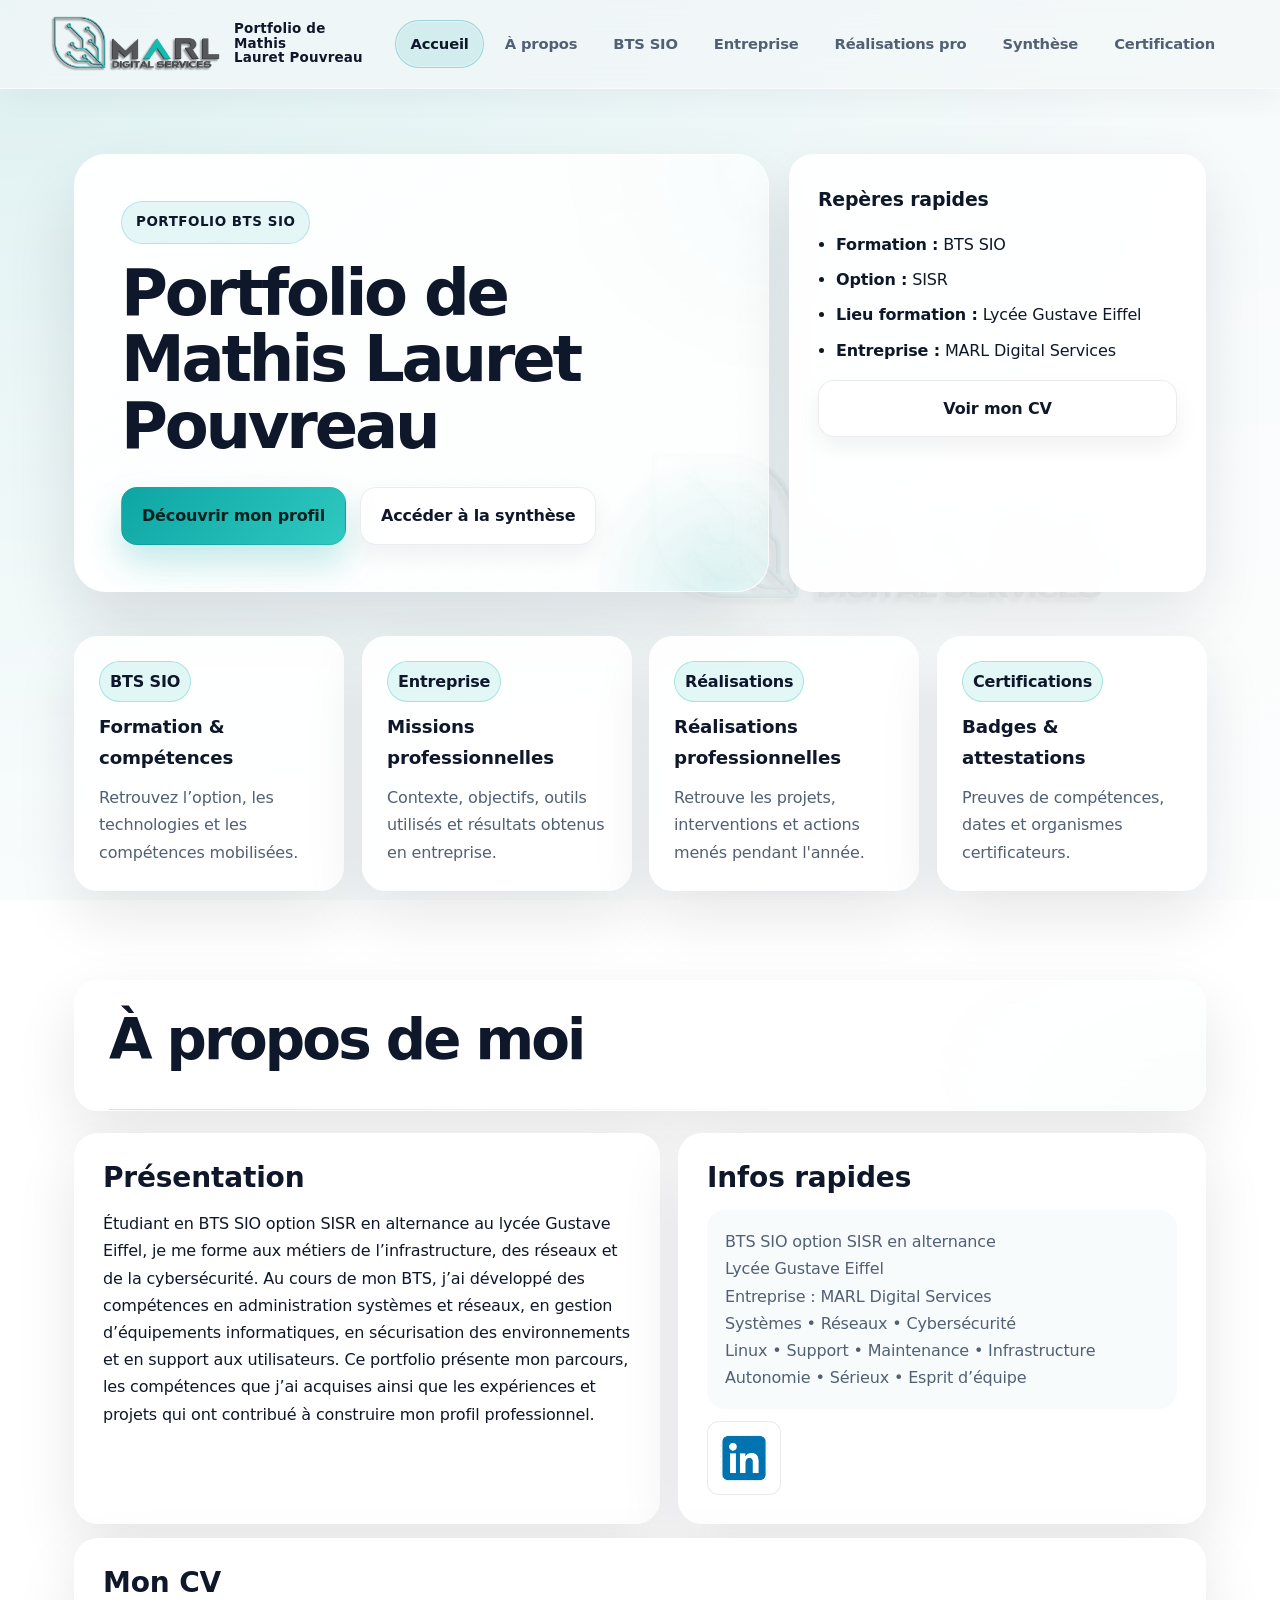
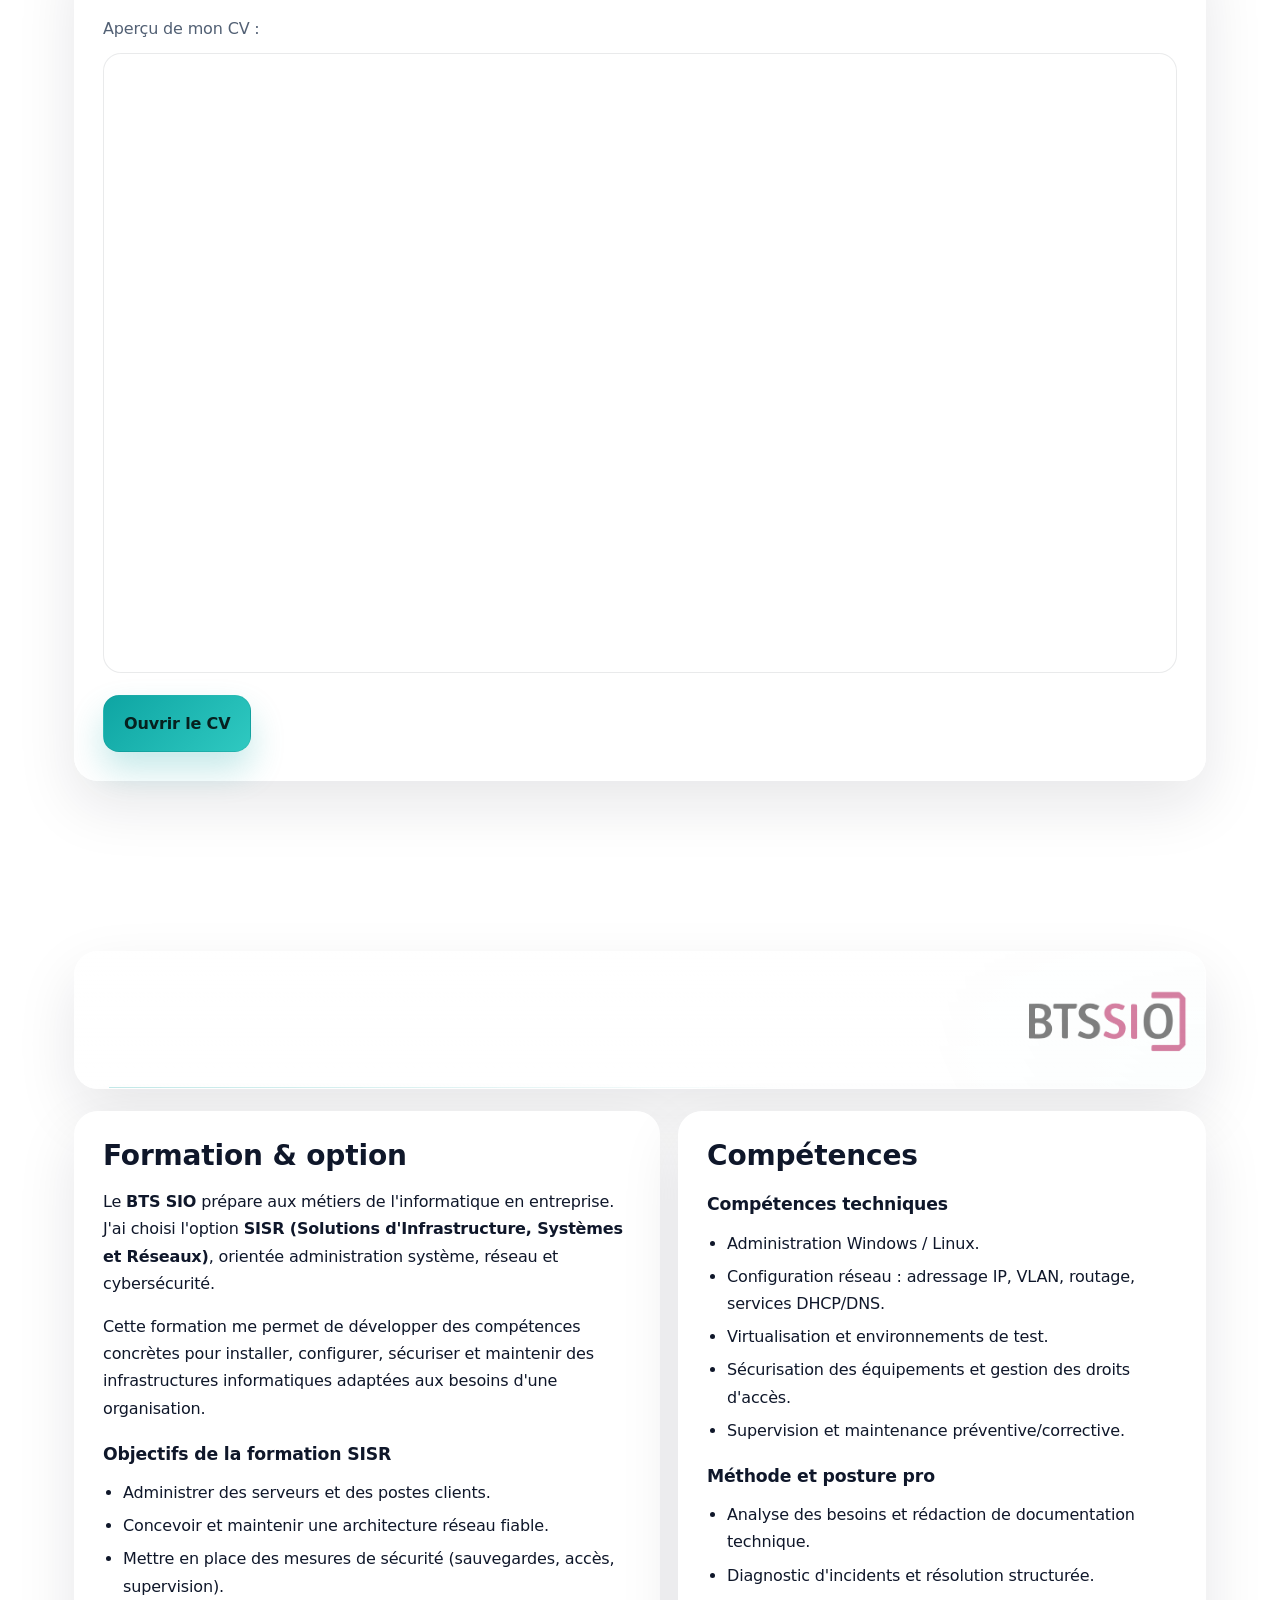
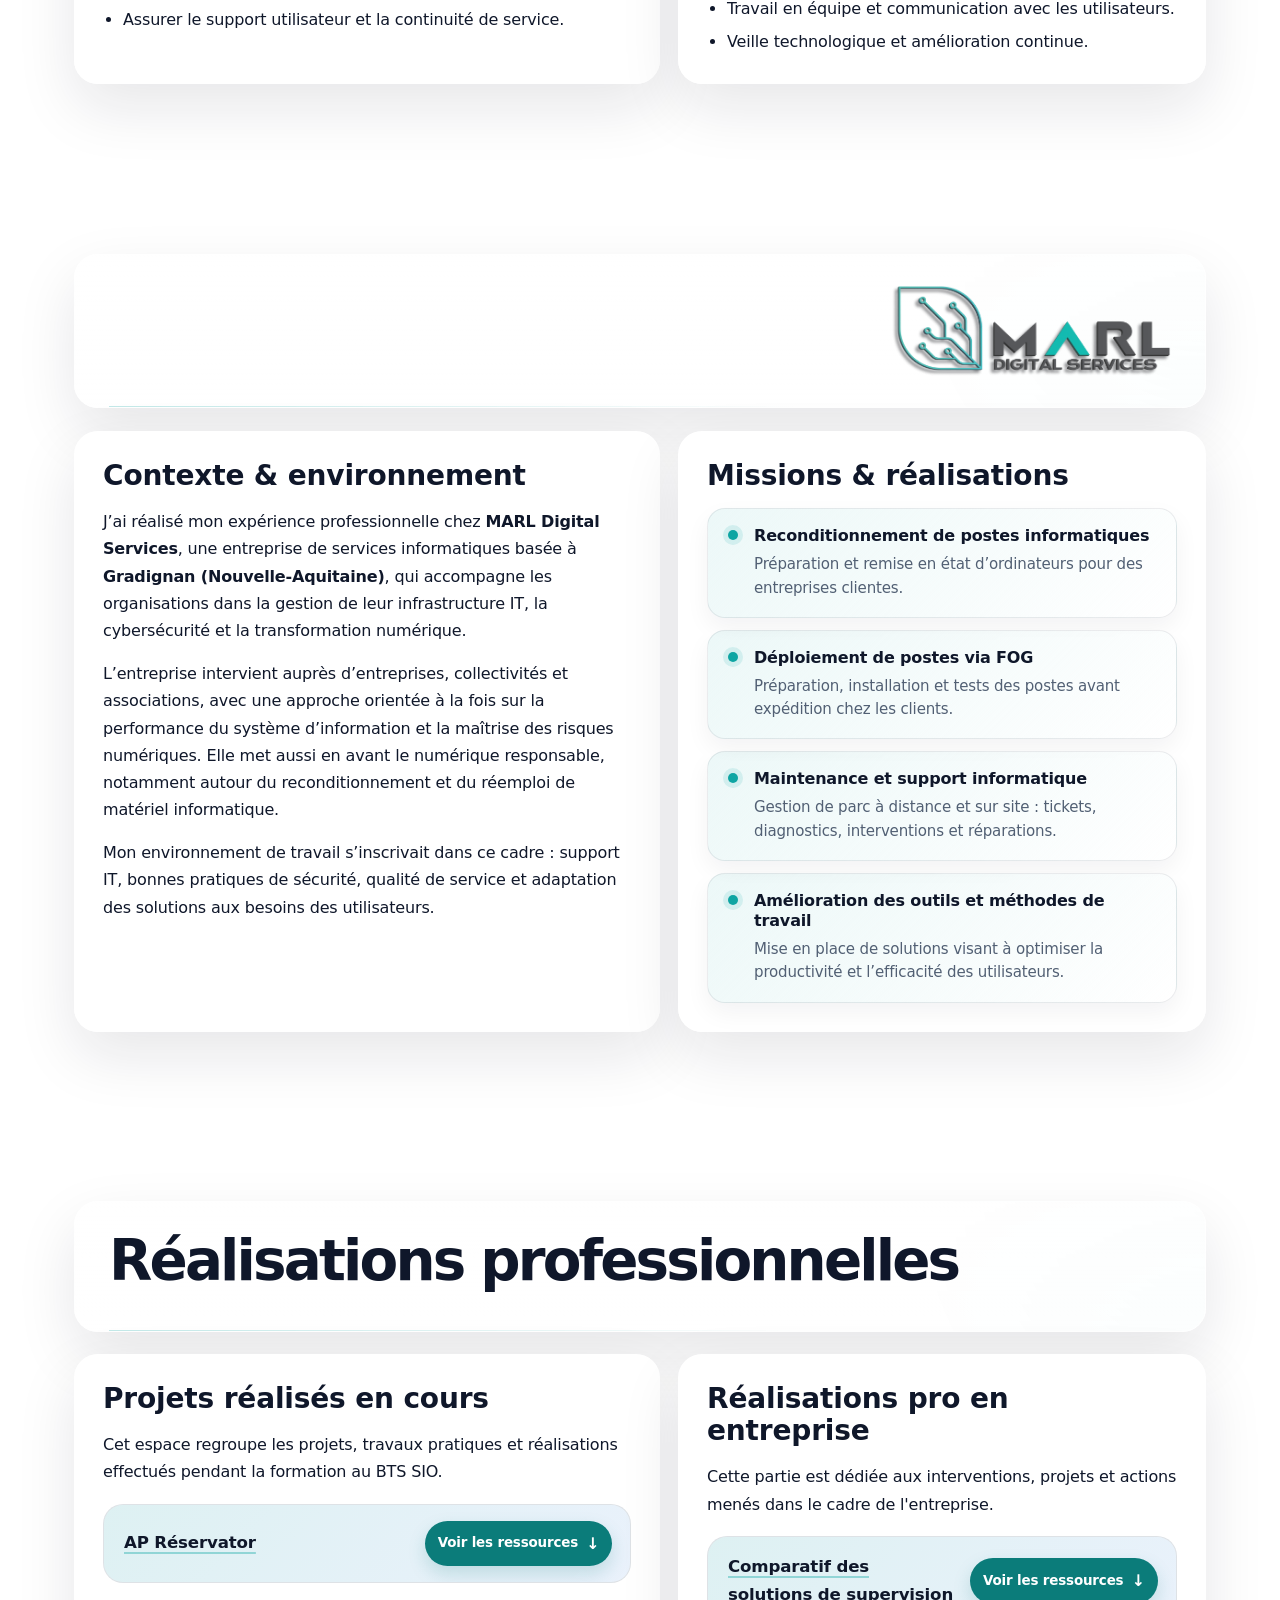
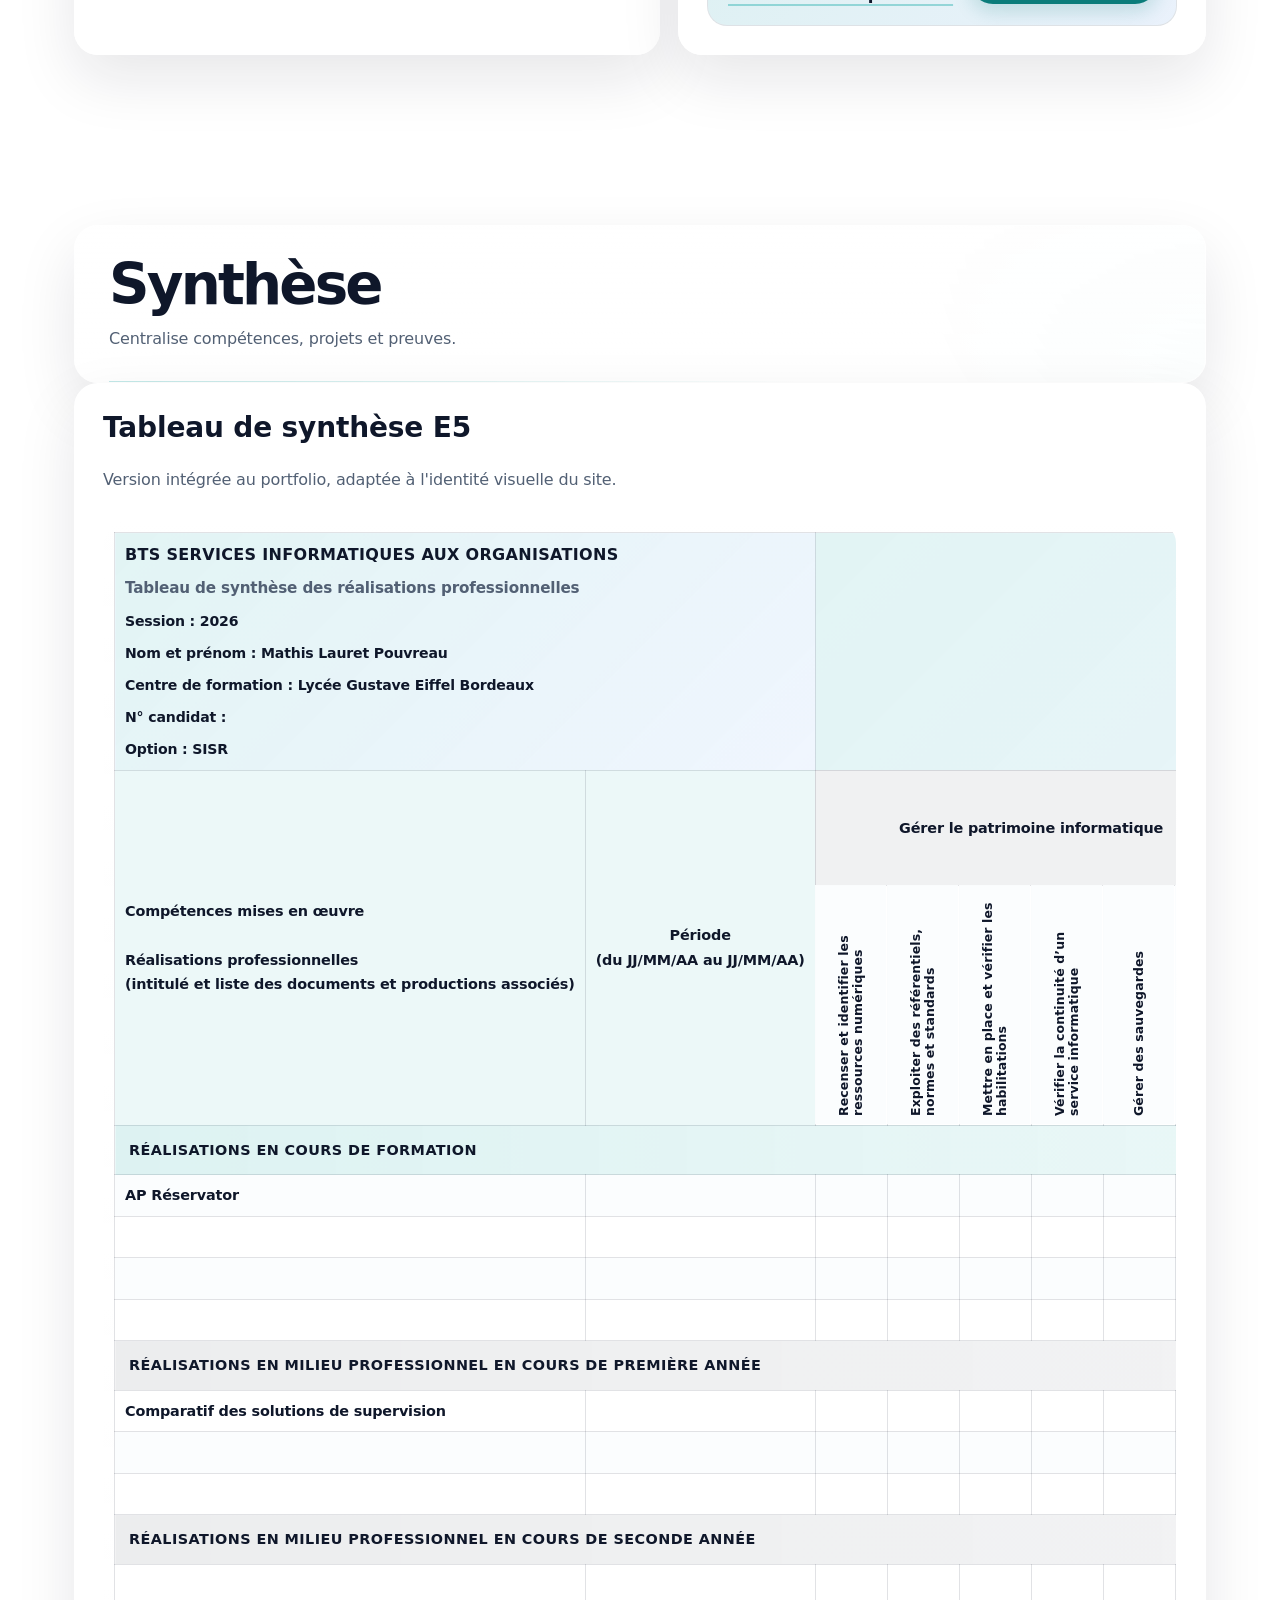
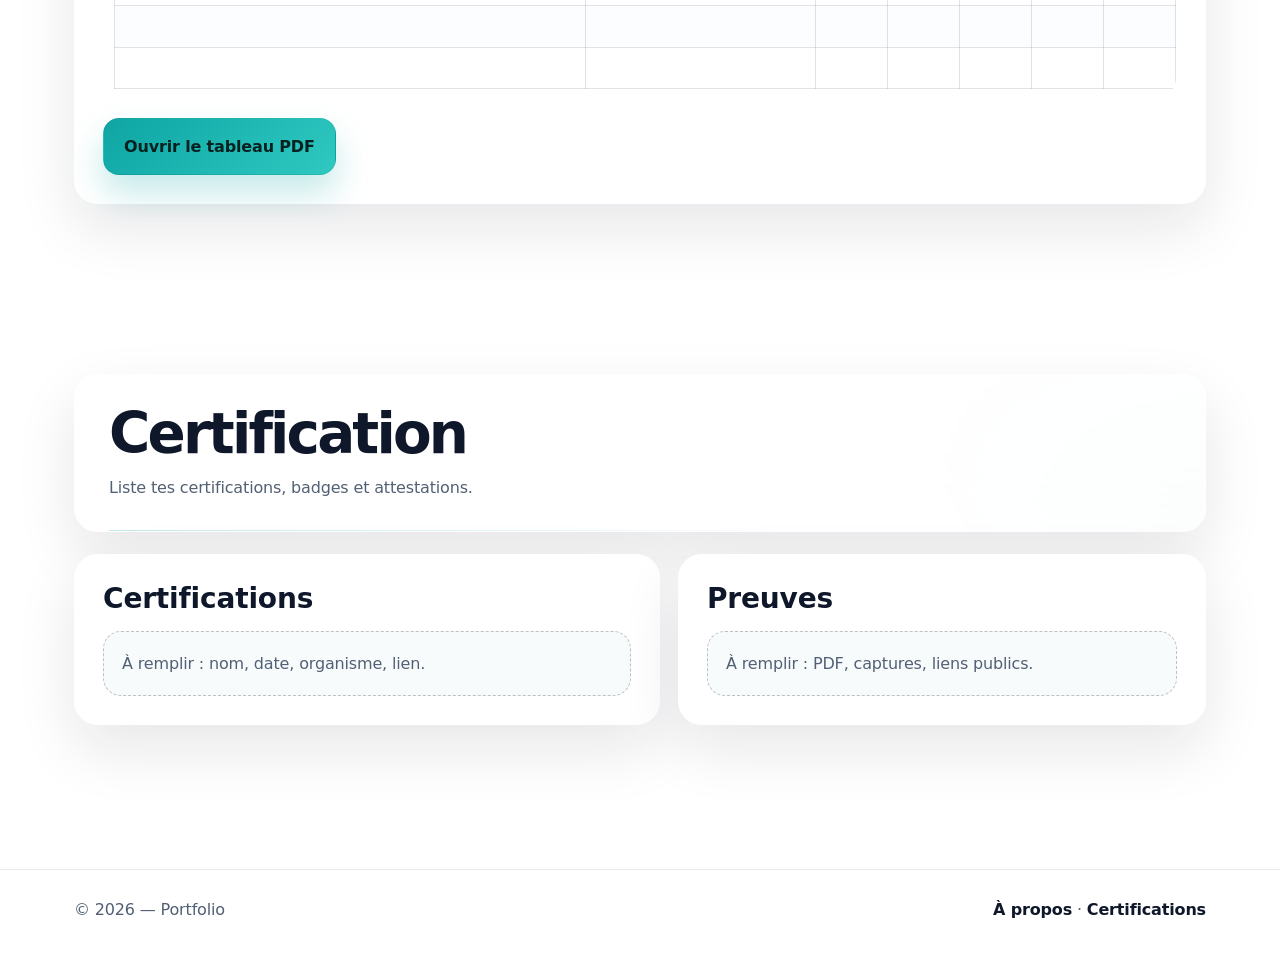
<file: index.html>
<!doctype html>
<html lang="fr">
<head>
    <meta charset="utf-8" />
    <meta name="viewport" content="width=device-width, initial-scale=1" />
    <title>Portfolio — Accueil</title>
    <link rel="stylesheet" href="styles.css" />
</head>
<body class="home">
    <div class="bg-gradient" aria-hidden="true"></div>
    <div class="bg-overlay" aria-hidden="true"></div>
    <img class="bg-logo-float" src="./logo_MARL.png" alt="" aria-hidden="true" />

    <header class="header">
        <div class="container nav">
            <a class="brand brand-home" href="index.html">
                <img class="logo logo-home" src="assets/logo_MARL.png" alt="Logo MARL" />
                <span class="brand-home-title">
                    <span class="brand-home-line">Portfolio de Mathis</span>
                    <span class="brand-home-line">Lauret Pouvreau</span>
                </span>
            </a>

            <nav class="menu" aria-label="Navigation">
                <a href="index.html#accueil">Accueil</a>
                <a href="index.html#a-propos">À propos</a>
                <a href="index.html#bts-sio">BTS SIO</a>
                <a href="index.html#entreprise">Entreprise</a>
                <a href="index.html#realisations">Réalisations pro</a>
                <a href="index.html#synthese">Synthèse</a>
                <a href="index.html#certification">Certification</a>
            </nav>
        </div>
    </header>

    <main class="home-main">
        <section class="home-hero scroll-section" id="accueil">
            <div class="container home-hero-grid">
                <div class="home-hero-main">
                    <p class="home-kicker">Portfolio BTS SIO</p>
                    <h1>Portfolio de Mathis Lauret Pouvreau</h1>

                    <div class="actions">
                        <a class="btn primary" href="#a-propos">Découvrir mon profil</a>
                        <a class="btn ghost" href="#synthese">Accéder à la synthèse</a>
                    </div>
                </div>

                <aside class="home-side card">
                    <h2>Repères rapides</h2>
                    <ul>
                        <li><b>Formation :</b> BTS SIO</li>
                        <li><b>Option :</b> SISR</li>
                        <li><b>Lieu formation :</b> Lycée Gustave Eiffel</li>
                        <li><b>Entreprise :</b> MARL Digital Services</li>
                    </ul>
                    <a class="btn ghost" href="assets/CV_v1.0.pdf" target="_blank" rel="noopener noreferrer">Voir mon CV</a>
                </aside>
            </div>
        </section>

        <section class="home-links">
            <div class="container">
                <div class="home-cards">
                    <a class="home-card card" href="#bts-sio">
                        <span class="badge">BTS SIO</span>
                        <h3>Formation & compétences</h3>
                        <p>Retrouvez l’option, les technologies et les compétences mobilisées.</p>
                    </a>

                    <a class="home-card card" href="#entreprise">
                        <span class="badge">Entreprise</span>
                        <h3>Missions professionnelles</h3>
                        <p>Contexte, objectifs, outils utilisés et résultats obtenus en entreprise.</p>
                    </a>

                    <a class="home-card card" href="#realisations">
                        <span class="badge">Réalisations</span>
                        <h3>Réalisations professionnelles</h3>
                        <p>Retrouve les projets, interventions et actions menés pendant l'année.</p>
                    </a>

                    <a class="home-card card" href="#certification">
                        <span class="badge">Certifications</span>
                        <h3>Badges & attestations</h3>
                        <p>Preuves de compétences, dates et organismes certificateurs.</p>
                    </a>
                </div>
            </div>
        </section>

        <section class="page scroll-section" id="a-propos">
            <div class="container">
                <section class="card page-header">
                    <h1>À propos de moi</h1>
                </section>

                <section class="content">
                    <div class="card block">
                        <h2>Présentation</h2>
                        <p>
                            Étudiant en BTS SIO option SISR en alternance au lycée Gustave Eiffel, je me forme aux métiers
                            de l’infrastructure, des réseaux et de la cybersécurité. Au cours de mon BTS, j’ai développé
                            des compétences en administration systèmes et réseaux, en gestion d’équipements informatiques,
                            en sécurisation des environnements et en support aux utilisateurs. Ce portfolio présente mon
                            parcours, les compétences que j’ai acquises ainsi que les expériences et projets qui ont
                            contribué à construire mon profil professionnel.
                        </p>
                    </div>

                    <aside class="card block">
                        <h2>Infos rapides</h2>
                        <div class="placeholder info-placeholder">
                            BTS SIO option SISR en alternance<br />
                            Lycée Gustave Eiffel<br />
                            Entreprise : MARL Digital Services<br />
                            Systèmes • Réseaux • Cybersécurité<br />
                            Linux • Support • Maintenance • Infrastructure<br />
                            Autonomie • Sérieux • Esprit d’équipe
                        </div>
                        <a
                            class="linkedin-link"
                            href="https://www.linkedin.com/in/mathis-lauret-pouvreau-46a190355/"
                            target="_blank"
                            rel="noopener noreferrer"
                            aria-label="Profil LinkedIn de Mathis Lauret-Pouvreau"
                        >
                            <img class="linkedin-logo" src="assets/logo_linkedin.png" alt="LinkedIn" />
                        </a>
                    </aside>
                </section>

                <section class="card block cv-section">
                    <h2>Mon CV</h2>
                    <p class="cv-text">Aperçu de mon CV :</p>
                    <iframe
                        class="cv-preview"
                        src="assets/CV_v1.0.pdf#view=FitH"
                        title="CV de Mathis Lauret-Pouvreau"
                    ></iframe>
                    <a class="btn primary" href="assets/CV_v1.0.pdf" target="_blank" rel="noopener noreferrer">Ouvrir le CV</a>
                </section>
            </div>
        </section>

        <section class="page scroll-section" id="bts-sio">
            <div class="container">
                <section class="card page-header bts-header">
                    <h1>BTS SIO</h1>
                    <img class="bts-logo" src="assets/logo_SIO.png" alt="" aria-hidden="true" />
                </section>

                <section class="content">
                    <div class="card block">
                        <h2>Formation & option</h2>
                        <p>
                            Le <strong>BTS SIO</strong> prépare aux métiers de l'informatique en entreprise. J'ai choisi
                            l'option <strong>SISR (Solutions d'Infrastructure, Systèmes et Réseaux)</strong>, orientée
                            administration système, réseau et cybersécurité.
                        </p>
                        <p>
                            Cette formation me permet de développer des compétences concrètes pour installer, configurer,
                            sécuriser et maintenir des infrastructures informatiques adaptées aux besoins d'une organisation.
                        </p>
                        <h3>Objectifs de la formation SISR</h3>
                        <ul>
                            <li>Administrer des serveurs et des postes clients.</li>
                            <li>Concevoir et maintenir une architecture réseau fiable.</li>
                            <li>Mettre en place des mesures de sécurité (sauvegardes, accès, supervision).</li>
                            <li>Assurer le support utilisateur et la continuité de service.</li>
                        </ul>
                    </div>

                    <aside class="card block">
                        <h2>Compétences</h2>
                        <h3>Compétences techniques</h3>
                        <ul>
                            <li>Administration Windows / Linux.</li>
                            <li>Configuration réseau : adressage IP, VLAN, routage, services DHCP/DNS.</li>
                            <li>Virtualisation et environnements de test.</li>
                            <li>Sécurisation des équipements et gestion des droits d'accès.</li>
                            <li>Supervision et maintenance préventive/corrective.</li>
                        </ul>

                        <h3>Méthode et posture pro</h3>
                        <ul>
                            <li>Analyse des besoins et rédaction de documentation technique.</li>
                            <li>Diagnostic d'incidents et résolution structurée.</li>
                            <li>Travail en équipe et communication avec les utilisateurs.</li>
                            <li>Veille technologique et amélioration continue.</li>
                        </ul>
                    </aside>
                </section>
            </div>
        </section>

        <section class="page scroll-section" id="entreprise">
            <div class="container">
                <section class="card page-header entreprise-header">
                    <h1>Entreprise</h1>
                    <img class="entreprise-logo" src="assets/logo_MARL.png" alt="Logo MARL Digital Services" />
                </section>

                <section class="content">
                    <div class="card block">
                        <h2>Contexte & environnement</h2>
                        <p>
                            J’ai réalisé mon expérience professionnelle chez <strong>MARL Digital Services</strong>,
                            une entreprise de services informatiques basée à <strong>Gradignan (Nouvelle-Aquitaine)</strong>,
                            qui accompagne les organisations dans la gestion de leur infrastructure IT, la cybersécurité
                            et la transformation numérique.
                        </p>
                        <p>
                            L’entreprise intervient auprès d’entreprises, collectivités et associations, avec une approche
                            orientée à la fois sur la performance du système d’information et la maîtrise des risques
                            numériques. Elle met aussi en avant le numérique responsable, notamment autour du
                            reconditionnement et du réemploi de matériel informatique.
                        </p>
                        <p>
                            Mon environnement de travail s’inscrivait dans ce cadre : support IT, bonnes pratiques
                            de sécurité, qualité de service et adaptation des solutions aux besoins des utilisateurs.
                        </p>
                    </div>

                    <aside class="card block">
                        <h2>Missions & réalisations</h2>
                        <div class="mission-list">
                            <article class="mission-item">
                                <h3>Reconditionnement de postes informatiques</h3>
                                <p>Préparation et remise en état d’ordinateurs pour des entreprises clientes.</p>
                            </article>
                            <article class="mission-item">
                                <h3>Déploiement de postes via FOG</h3>
                                <p>Préparation, installation et tests des postes avant expédition chez les clients.</p>
                            </article>
                            <article class="mission-item">
                                <h3>Maintenance et support informatique</h3>
                                <p>Gestion de parc à distance et sur site : tickets, diagnostics, interventions et réparations.</p>
                            </article>
                            <article class="mission-item">
                                <h3>Amélioration des outils et méthodes de travail</h3>
                                <p>Mise en place de solutions visant à optimiser la productivité et l’efficacité des utilisateurs.</p>
                            </article>
                        </div>
                    </aside>
                </section>
            </div>
        </section>

        <section class="page scroll-section" id="realisations">
            <div class="container">
                <section class="card page-header">
                    <h1>Réalisations professionnelles</h1>
                </section>

                <section class="content">
                    <div class="card block">
                        <h2>Projets réalisés en cours</h2>
                        <p>
                            Cet espace regroupe les projets, travaux pratiques et réalisations effectués pendant
                            la formation au BTS SIO.
                        </p>
                        <details class="realisation-item" name="realisations" id="projets-cours">
                            <summary>
                                <span class="realisation-name">AP Réservator</span>
                                <span class="realisation-cta">Voir les ressources <span class="realisation-arrow" aria-hidden="true">↓</span></span>
                            </summary>
                            <div class="realisation-resources">
                                <h3>Ressources associées</h3>
                                <a class="project-link" href="assets/DOCUMENTATION AUDIT DU RESEAU DORSAL.docx" target="_blank" rel="noopener noreferrer">- DOCUMENTATION AUDIT DU RESEAU DORSAL.docx</a>
                            </div>
                        </details>
                    </div>

                    <aside class="card block">
                        <h2>Réalisations pro en entreprise</h2>
                        <p>
                            Cette partie est dédiée aux interventions, projets et actions menés dans le cadre de
                            l'entreprise.
                        </p>
                        <details class="realisation-item" name="realisations" id="projets-entreprise">
                            <summary>
                                <span class="realisation-name">Comparatif des solutions de supervision</span>
                                <span class="realisation-cta">Voir les ressources <span class="realisation-arrow" aria-hidden="true">↓</span></span>
                            </summary>
                            <div class="realisation-resources">
                                <h3>Ressources associées</h3>
                                <a class="project-link" href="assets/Prometheus_shema_des flux_+_archi_physique.drawio.png" target="_blank" rel="noopener noreferrer">- Prometheus_shema_des flux_+_archi_physique.drawio.png</a>
                                <a class="project-link" href="assets/Présentation solution de Supervision.pdf" target="_blank" rel="noopener noreferrer">- Présentation solution de Supervision.pdf</a>
                            </div>
                        </details>
                    </aside>
                </section>
            </div>
        </section>

        <section class="page scroll-section" id="synthese">
            <div class="container">
                <section class="card page-header">
                    <h1>Synthèse</h1>
                    <p>Centralise compétences, projets et preuves.</p>
                </section>

                <section class="card block synthese-table-block">
                    <div class="synthese-table-intro">
                        <h2>Tableau de synthèse E5</h2>
                        <p class="cv-text">Version intégrée au portfolio, adaptée à l'identité visuelle du site.</p>
                    </div>

                    <div class="e5-wrapper">
                        <table class="e5-table" aria-label="Tableau de synthèse des réalisations professionnelles E5">
                            <thead>
                                <tr class="e5-meta-row">
                                    <th colspan="2" class="e5-meta-cell">
                                        <div class="e5-meta-stack">
                                            <div class="e5-meta-title">BTS SERVICES INFORMATIQUES AUX ORGANISATIONS</div>
                                            <div class="e5-meta-subtitle">Tableau de synthèse des réalisations professionnelles</div>
                                            <div class="e5-meta-line"><strong>Session :</strong> 2026</div>
                                            <div class="e5-meta-line"><strong>Nom et prénom :</strong> Mathis Lauret Pouvreau</div>
                                            <div class="e5-meta-line"><strong>Centre de formation :</strong> Lycée Gustave Eiffel Bordeaux</div>
                                            <div class="e5-meta-line"><strong>N° candidat :</strong> </div>
                                            <div class="e5-meta-line"><strong>Option :</strong> SISR</div>
                                        </div>
                                    </th>
                                    <th colspan="22" class="e5-meta-spacer"></th>
                                </tr>
                                <tr>
                                    <th rowspan="2" class="left-header">Compétences mises en œuvre<br><br>Réalisations professionnelles<br>(intitulé et liste des documents et productions associés)</th>
                                    <th rowspan="2" class="period-header">Période<br>(du JJ/MM/AA au JJ/MM/AA)</th>
                                    <th colspan="6" class="group-header">Gérer le patrimoine informatique</th>
                                    <th colspan="3" class="group-header">Répondre aux incidents et aux demandes d’assistance et d’évolution</th>
                                    <th colspan="3" class="group-header">Développer la présence en ligne de l’organisation</th>
                                    <th colspan="3" class="group-header">Travailler en mode projet</th>
                                    <th colspan="3" class="group-header">Mettre à disposition des utilisateurs un service informatique</th>
                                    <th colspan="4" class="group-header">Organiser son développement professionnel</th>
                                </tr>
                                <tr>
                                    <th scope="col" class="rotate">Recenser et identifier les ressources numériques</th>
                                    <th scope="col" class="rotate">Exploiter des référentiels, normes et standards</th>
                                    <th scope="col" class="rotate">Mettre en place et vérifier les habilitations</th>
                                    <th scope="col" class="rotate">Vérifier la continuité d’un service informatique</th>
                                    <th scope="col" class="rotate">Gérer des sauvegardes</th>
                                    <th scope="col" class="rotate">Vérifier le respect des règles d’utilisation</th>
                                    <th scope="col" class="rotate">Collecter, suivre et orienter des demandes</th>
                                    <th scope="col" class="rotate">Traiter des demandes réseau, système et applicatives</th>
                                    <th scope="col" class="rotate">Traiter des demandes concernant les applications</th>
                                    <th scope="col" class="rotate">Participer à la valorisation de l’image de l’organisation</th>
                                    <th scope="col" class="rotate">Référencer les services en ligne et mesurer leur visibilité</th>
                                    <th scope="col" class="rotate">Participer à l’évolution d’un site Web</th>
                                    <th scope="col" class="rotate">Analyser les objectifs et l’organisation d’un projet</th>
                                    <th scope="col" class="rotate">Planifier les activités</th>
                                    <th scope="col" class="rotate">Évaluer les indicateurs de suivi d’un projet</th>
                                    <th scope="col" class="rotate">Réaliser les tests d’intégration et d’acceptation</th>
                                    <th scope="col" class="rotate">Déployer un service</th>
                                    <th scope="col" class="rotate">Accompagner les utilisateurs</th>
                                    <th scope="col" class="rotate">Mettre en place son environnement d’apprentissage</th>
                                    <th scope="col" class="rotate">Mettre en œuvre des outils de veille</th>
                                    <th scope="col" class="rotate">Gérer son identité professionnelle</th>
                                    <th scope="col" class="rotate">Développer son projet professionnel</th>
                                </tr>
                            </thead>
                            <tbody>
                                <tr class="section-row">
                                    <td colspan="24">Réalisations en cours de formation</td>
                                </tr>
                                <tr class="blank-row"><td>AP Réservator</td><td></td><td></td><td></td><td></td><td></td><td></td><td></td><td></td><td></td><td></td><td></td><td></td><td></td><td></td><td></td><td></td><td></td><td></td><td></td><td></td><td></td><td></td><td></td></tr>
                                <tr class="blank-row"><td>&nbsp;</td><td></td><td></td><td></td><td></td><td></td><td></td><td></td><td></td><td></td><td></td><td></td><td></td><td></td><td></td><td></td><td></td><td></td><td></td><td></td><td></td><td></td><td></td><td></td></tr>
                                <tr class="blank-row"><td>&nbsp;</td><td></td><td></td><td></td><td></td><td></td><td></td><td></td><td></td><td></td><td></td><td></td><td></td><td></td><td></td><td></td><td></td><td></td><td></td><td></td><td></td><td></td><td></td><td></td></tr>
                                <tr class="blank-row"><td>&nbsp;</td><td></td><td></td><td></td><td></td><td></td><td></td><td></td><td></td><td></td><td></td><td></td><td></td><td></td><td></td><td></td><td></td><td></td><td></td><td></td><td></td><td></td><td></td><td></td></tr>
                                <tr class="section-row secondary">
                                    <td colspan="24">Réalisations en milieu professionnel en cours de première année</td>
                                </tr>
                                <tr class="blank-row">
                                    <td>Comparatif des solutions de supervision</td>
                                    <td></td>
                                    <td></td><td></td><td></td><td></td><td></td><td></td>
                                    <td></td><td></td><td></td>
                                    <td class="e5-check">✓</td><td></td><td></td>
                                    <td></td><td></td><td></td>
                                    <td></td><td></td><td></td>
                                    <td></td><td></td><td></td><td></td>
                                </tr>
                                <tr class="blank-row"><td>&nbsp;</td><td></td><td></td><td></td><td></td><td></td><td></td><td></td><td></td><td></td><td></td><td></td><td></td><td></td><td></td><td></td><td></td><td></td><td></td><td></td><td></td><td></td><td></td><td></td></tr>
                                <tr class="blank-row"><td>&nbsp;</td><td></td><td></td><td></td><td></td><td></td><td></td><td></td><td></td><td></td><td></td><td></td><td></td><td></td><td></td><td></td><td></td><td></td><td></td><td></td><td></td><td></td><td></td><td></td></tr>
                                <tr class="section-row secondary">
                                    <td colspan="24">Réalisations en milieu professionnel en cours de seconde année</td>
                                </tr>
                                <tr class="blank-row"><td>&nbsp;</td><td></td><td></td><td></td><td></td><td></td><td></td><td></td><td></td><td></td><td></td><td></td><td></td><td></td><td></td><td></td><td></td><td></td><td></td><td></td><td></td><td></td><td></td><td></td></tr>
                                <tr class="blank-row"><td>&nbsp;</td><td></td><td></td><td></td><td></td><td></td><td></td><td></td><td></td><td></td><td></td><td></td><td></td><td></td><td></td><td></td><td></td><td></td><td></td><td></td><td></td><td></td><td></td><td></td></tr>
                                <tr class="blank-row"><td>&nbsp;</td><td></td><td></td><td></td><td></td><td></td><td></td><td></td><td></td><td></td><td></td><td></td><td></td><td></td><td></td><td></td><td></td><td></td><td></td><td></td><td></td><td></td><td></td><td></td></tr>
                            </tbody>
                        </table>
                    </div>

                    <a class="btn primary synthese-download" href="assets/tableau_synthese_e5.pdf" target="_blank" rel="noopener noreferrer">Ouvrir le tableau PDF</a>
                </section>
            </div>
        </section>

        <section class="page scroll-section" id="certification">
            <div class="container">
                <section class="card page-header">
                    <h1>Certification</h1>
                    <p>Liste tes certifications, badges et attestations.</p>
                </section>

                <section class="content">
                    <div class="card block">
                        <h2>Certifications</h2>
                        <div class="placeholder">
                            À remplir : nom, date, organisme, lien.
                        </div>
                    </div>

                    <aside class="card block">
                        <h2>Preuves</h2>
                        <div class="placeholder">
                            À remplir : PDF, captures, liens publics.
                        </div>
                    </aside>
                </section>
            </div>
        </section>
    </main>

    <footer class="footer">
        <div class="container row">
            <span>© <span id="year"></span> — Portfolio</span>
            <span>
                <a href="index.html#a-propos">À propos</a> ·
                <a href="index.html#certification">Certifications</a>
            </span>
        </div>
    </footer>

    <script src="app.js"></script>
</body>
</html>
</file>
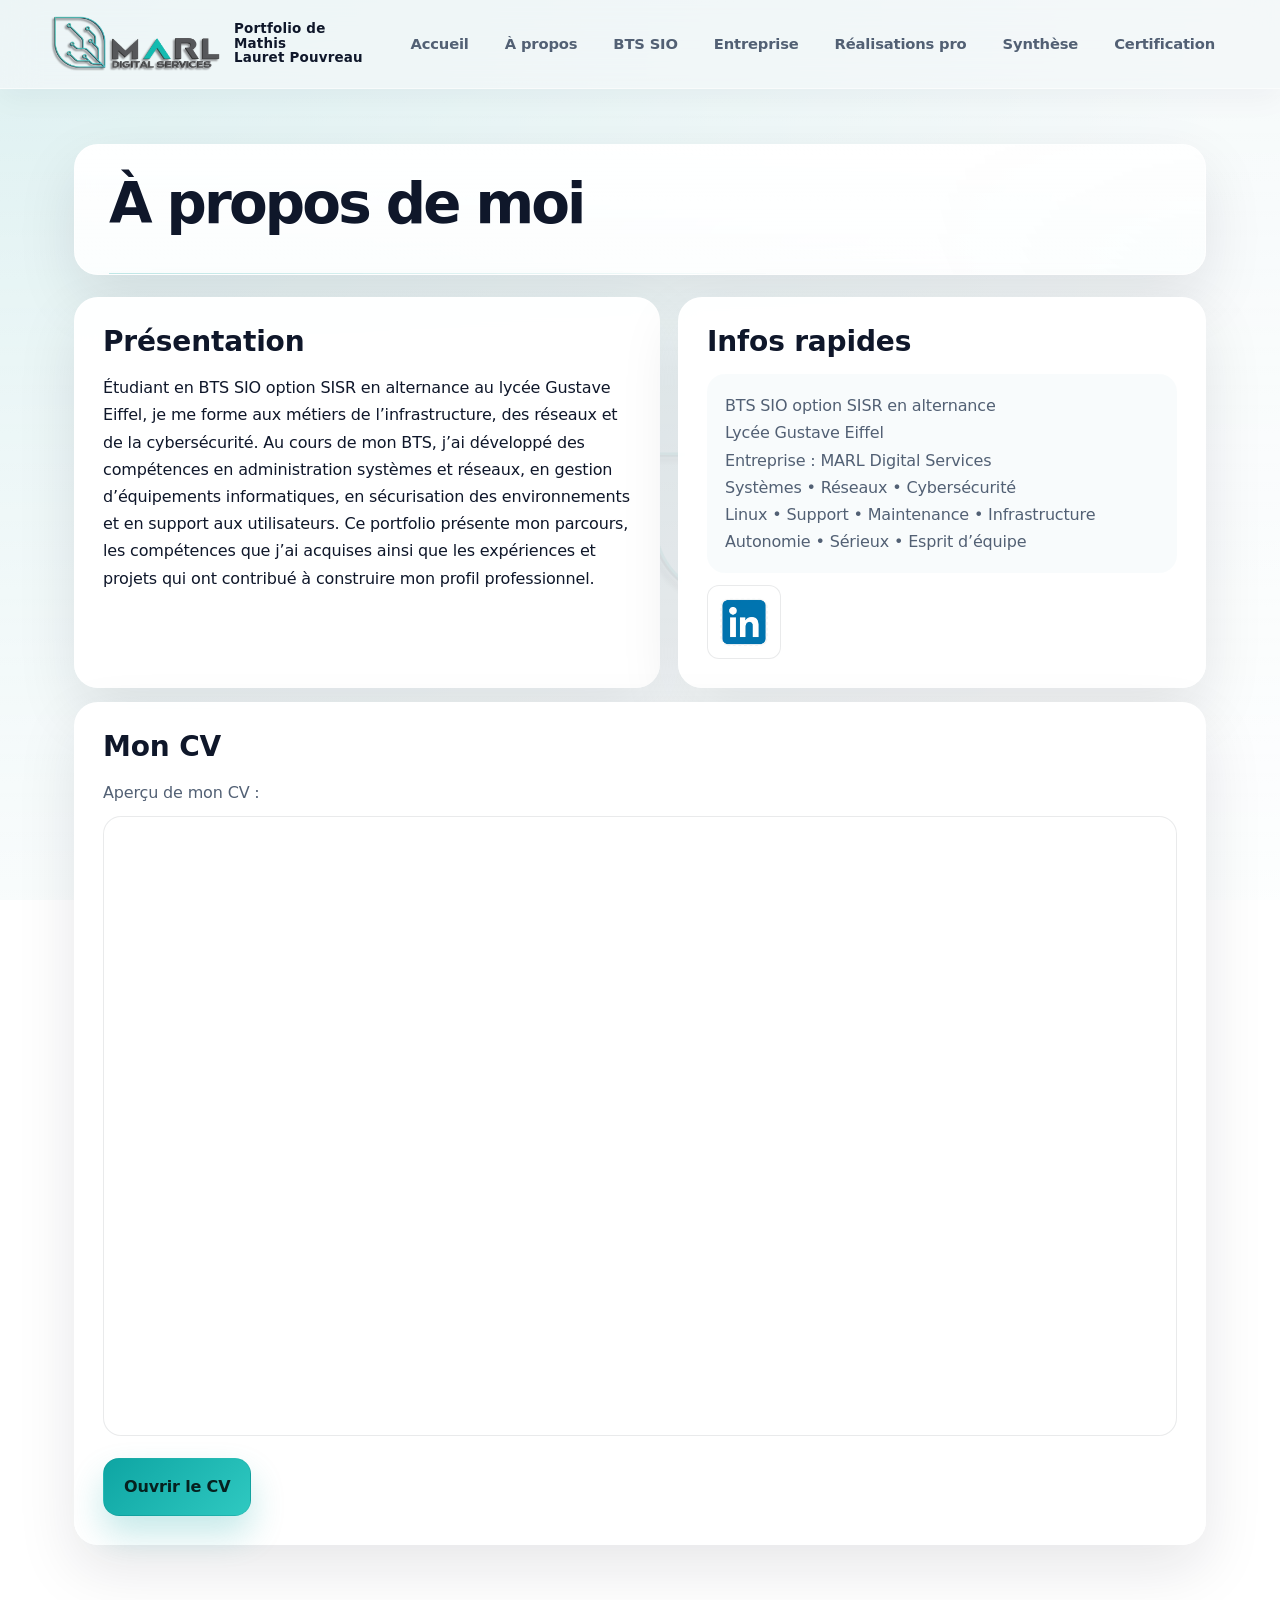
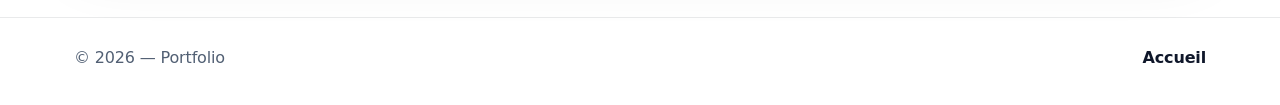
<file: a-propos.html>
<!doctype html>
<html lang="fr">
<head>
    <meta charset="utf-8" />
    <meta name="viewport" content="width=device-width, initial-scale=1" />
    <title>Portfolio — À propos</title>
    <link rel="stylesheet" href="styles.css" />
</head>
<body>
    <div class="bg-gradient" aria-hidden="true"></div>
    <div class="bg-overlay" aria-hidden="true"></div>
    <img class="bg-logo-float" src="./logo_MARL.png" alt="" aria-hidden="true" />
    <header class="header">
        <div class="container nav">
            <a class="brand brand-home" href="index.html">
                <img class="logo logo-home" src="assets/logo_MARL.png" alt="Logo MARL" />
                <span class="brand-home-title">
                    <span class="brand-home-line">Portfolio de Mathis</span>
                    <span class="brand-home-line">Lauret Pouvreau</span>
                </span>
            </a>

            <nav class="menu" aria-label="Navigation">
                <a href="index.html#accueil">Accueil</a>
                <a href="index.html#a-propos">À propos</a>
                <a href="index.html#bts-sio">BTS SIO</a>
                <a href="index.html#entreprise">Entreprise</a>
                <a href="index.html#realisations">Réalisations pro</a>
                <a href="index.html#synthese">Synthèse</a>
                <a href="index.html#certification">Certification</a>
            </nav>
        </div>
    </header>

    <main class="page">
        <div class="container">
            <section class="card page-header">
                <h1>À propos de moi</h1>
            </section>

            <section class="content">
                <div class="card block">
                    <h2>Présentation</h2>
                    <p>
                        Étudiant en BTS SIO option SISR en alternance au lycée Gustave Eiffel, je me forme aux métiers
                        de l’infrastructure, des réseaux et de la cybersécurité. Au cours de mon BTS, j’ai développé
                        des compétences en administration systèmes et réseaux, en gestion d’équipements informatiques,
                        en sécurisation des environnements et en support aux utilisateurs. Ce portfolio présente mon
                        parcours, les compétences que j’ai acquises ainsi que les expériences et projets qui ont
                        contribué à construire mon profil professionnel.
                    </p>
                </div>

                <aside class="card block">
                    <h2>Infos rapides</h2>
                    <div class="placeholder info-placeholder">
                        BTS SIO option SISR en alternance<br />
                        Lycée Gustave Eiffel<br />
                        Entreprise : MARL Digital Services<br />
                        Systèmes • Réseaux • Cybersécurité<br />
                        Linux • Support • Maintenance • Infrastructure<br />
                        Autonomie • Sérieux • Esprit d’équipe
                    </div>
                    <a
                        class="linkedin-link"
                        href="https://www.linkedin.com/in/mathis-lauret-pouvreau-46a190355/"
                        target="_blank"
                        rel="noopener noreferrer"
                        aria-label="Profil LinkedIn de Mathis Lauret-Pouvreau"
                    >
                        <img class="linkedin-logo" src="assets/logo_linkedin.png" alt="LinkedIn" />
                    </a>
                </aside>
            </section>

            <section class="card block cv-section">
                <h2>Mon CV</h2>
                <p class="cv-text">Aperçu de mon CV :</p>
                <iframe
                    class="cv-preview"
                    src="assets/CV_v1.0.pdf#view=FitH"
                    title="CV de Mathis Lauret-Pouvreau"
                ></iframe>
                <a class="btn primary" href="assets/CV_v1.0.pdf" target="_blank" rel="noopener noreferrer">Ouvrir le CV</a>
            </section>
        </div>
    </main>

    <footer class="footer">
        <div class="container row">
            <span>© <span id="year"></span> — Portfolio</span>
            <span>
                <a href="index.html">Accueil</a>
            </span>
        </div>
    </footer>

    <script src="app.js"></script>
</body>
</html>
</file>
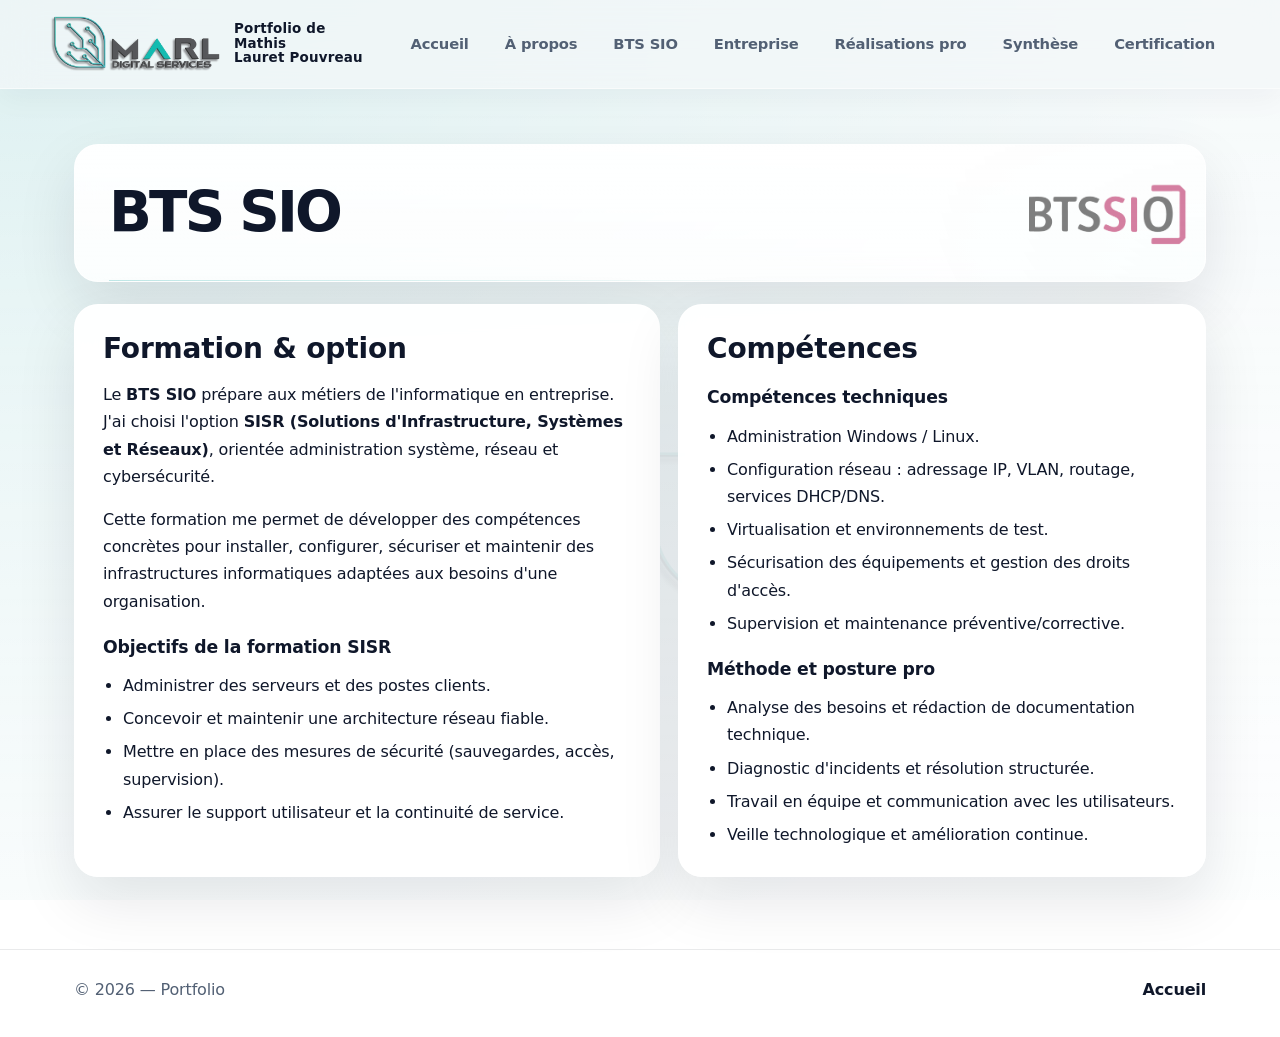
<file: bts-sio.html>
<!doctype html>
<html lang="fr">
<head>
  <meta charset="utf-8" />
  <meta name="viewport" content="width=device-width,initial-scale=1" />
  <title>Portfolio — BTS SIO</title>
  <link rel="stylesheet" href="styles.css" />
</head>
<body>
    <div class="bg-gradient" aria-hidden="true"></div>
    <div class="bg-overlay" aria-hidden="true"></div>
    <img class="bg-logo-float" src="./logo_MARL.png" alt="" aria-hidden="true" />

<header class="header">
  <div class="container nav">
    <a class="brand brand-home" href="index.html">
                <img class="logo logo-home" src="assets/logo_MARL.png" alt="Logo MARL" />
                <span class="brand-home-title">
                    <span class="brand-home-line">Portfolio de Mathis</span>
                    <span class="brand-home-line">Lauret Pouvreau</span>
                </span>
            </a>

    <nav class="menu" aria-label="Navigation">
      <a href="index.html#accueil">Accueil</a>
      <a href="index.html#a-propos">À propos</a>
      <a href="index.html#bts-sio">BTS SIO</a>
      <a href="index.html#entreprise">Entreprise</a>
      <a href="index.html#realisations">Réalisations pro</a>
      <a href="index.html#synthese">Synthèse</a>
      <a href="index.html#certification">Certification</a>
    </nav>
  </div>
</header>

<main class="page">
  <div class="container">
    <section class="card page-header bts-header">
      <h1>BTS SIO</h1>
      <img class="bts-logo" src="assets/logo_SIO.png" alt="" aria-hidden="true" />
    </section>

    <section class="content">
      <div class="card block">
        <h2>Formation & option</h2>
        <p>
          Le <strong>BTS SIO</strong> prépare aux métiers de l'informatique en entreprise. J'ai choisi
          l'option <strong>SISR (Solutions d'Infrastructure, Systèmes et Réseaux)</strong>, orientée
          administration système, réseau et cybersécurité.
        </p>
        <p>
          Cette formation me permet de développer des compétences concrètes pour installer, configurer,
          sécuriser et maintenir des infrastructures informatiques adaptées aux besoins d'une organisation.
        </p>
        <h3>Objectifs de la formation SISR</h3>
        <ul>
          <li>Administrer des serveurs et des postes clients.</li>
          <li>Concevoir et maintenir une architecture réseau fiable.</li>
          <li>Mettre en place des mesures de sécurité (sauvegardes, accès, supervision).</li>
          <li>Assurer le support utilisateur et la continuité de service.</li>
        </ul>
      </div>

      <aside class="card block">
        <h2>Compétences</h2>
        <h3>Compétences techniques</h3>
        <ul>
          <li>Administration Windows / Linux.</li>
          <li>Configuration réseau : adressage IP, VLAN, routage, services DHCP/DNS.</li>
          <li>Virtualisation et environnements de test.</li>
          <li>Sécurisation des équipements et gestion des droits d'accès.</li>
          <li>Supervision et maintenance préventive/corrective.</li>
        </ul>

        <h3>Méthode et posture pro</h3>
        <ul>
          <li>Analyse des besoins et rédaction de documentation technique.</li>
          <li>Diagnostic d'incidents et résolution structurée.</li>
          <li>Travail en équipe et communication avec les utilisateurs.</li>
          <li>Veille technologique et amélioration continue.</li>
        </ul>
      </aside>
    </section>
  </div>
</main>

<footer class="footer">
  <div class="container row">
    <span>© <span id="year"></span> — Portfolio</span>
    <span><a href="index.html">Accueil</a></span>
  </div>
</footer>

<script src="app.js"></script>
</body>
</html>
</file>
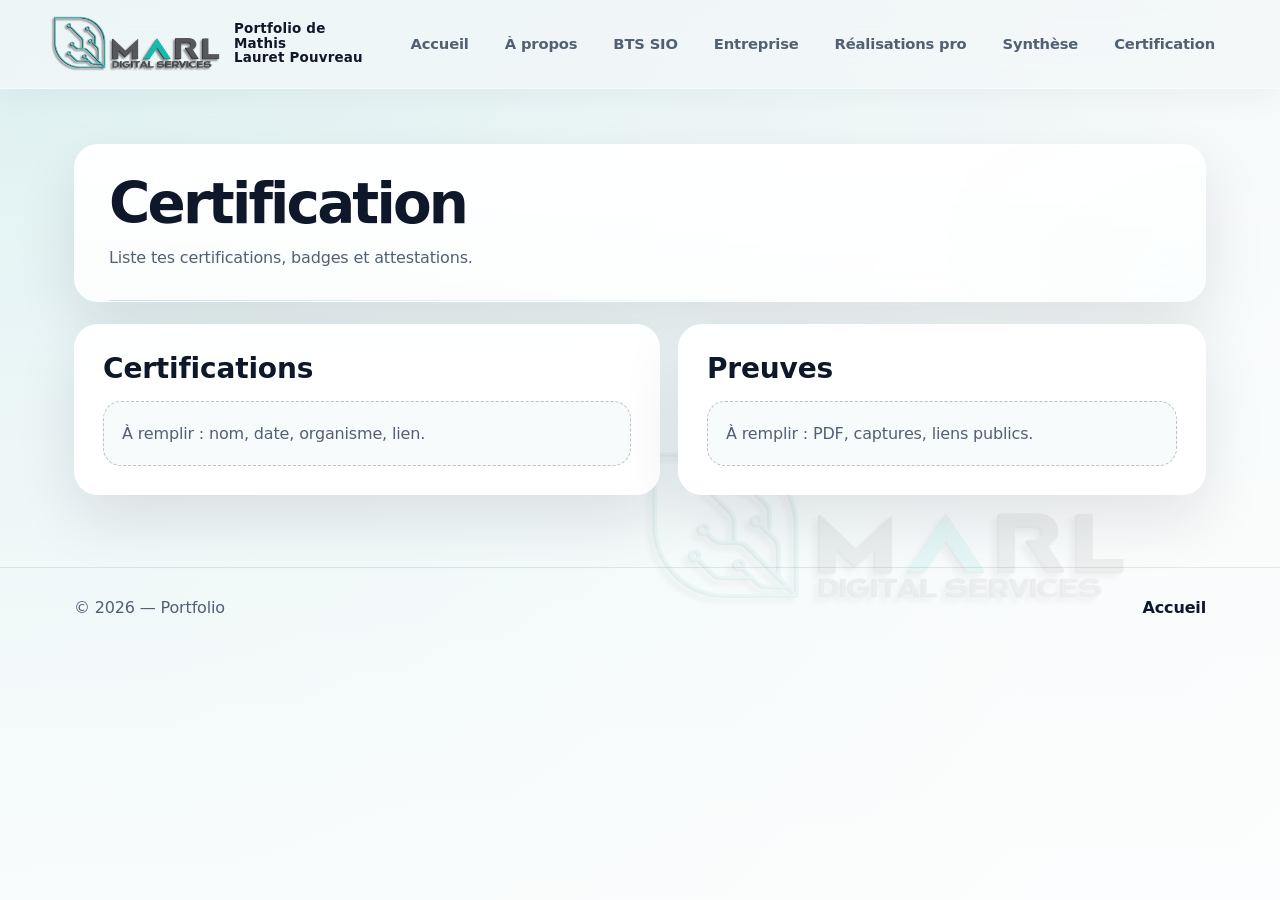
<file: certification.html>
<!doctype html>
<html lang="fr">
<head>
    <meta charset="utf-8" />
    <meta name="viewport" content="width=device-width, initial-scale=1" />
    <title>Portfolio — Certification</title>
    <link rel="stylesheet" href="styles.css" />
</head>
<body>
    <div class="bg-gradient" aria-hidden="true"></div>
    <div class="bg-overlay" aria-hidden="true"></div>
    <img class="bg-logo-float" src="./logo_MARL.png" alt="" aria-hidden="true" />
    <header class="header">
        <div class="container nav">
            <a class="brand brand-home" href="index.html">
                <img class="logo logo-home" src="assets/logo_MARL.png" alt="Logo MARL" />
                <span class="brand-home-title">
                    <span class="brand-home-line">Portfolio de Mathis</span>
                    <span class="brand-home-line">Lauret Pouvreau</span>
                </span>
            </a>

            <nav class="menu" aria-label="Navigation">
                <a href="index.html#accueil">Accueil</a>
                <a href="index.html#a-propos">À propos</a>
                <a href="index.html#bts-sio">BTS SIO</a>
                <a href="index.html#entreprise">Entreprise</a>
                <a href="index.html#realisations">Réalisations pro</a>
                <a href="index.html#synthese">Synthèse</a>
                <a href="index.html#certification">Certification</a>
            </nav>
        </div>
    </header>

    <main class="page">
        <div class="container">
            <section class="card page-header">
                <h1>Certification</h1>
                <p>Liste tes certifications, badges et attestations.</p>
            </section>

            <section class="content">
                <div class="card block">
                    <h2>Certifications</h2>
                    <div class="placeholder">
                        À remplir : nom, date, organisme, lien.
                    </div>
                </div>

                <aside class="card block">
                    <h2>Preuves</h2>
                    <div class="placeholder">
                        À remplir : PDF, captures, liens publics.
                    </div>
                </aside>
            </section>
        </div>
    </main>

    <footer class="footer">
        <div class="container row">
            <span>© <span id="year"></span> — Portfolio</span>
            <span>
                <a href="index.html">Accueil</a>
            </span>
        </div>
    </footer>

    <script src="app.js"></script>
</body>
</html>
</file>
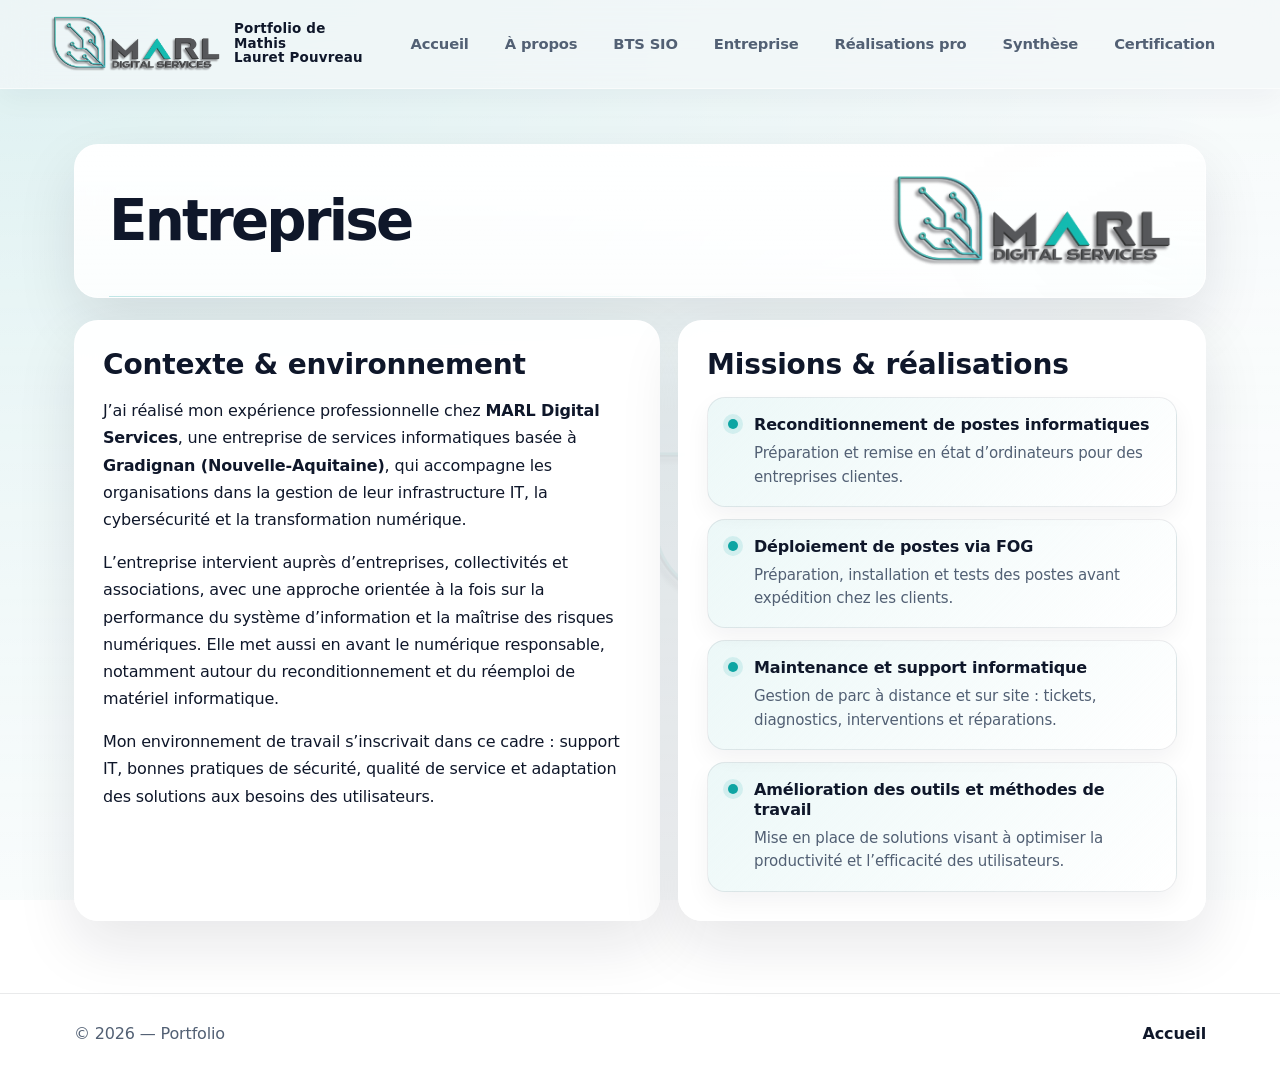
<file: entreprise.html>
<!doctype html>
<html lang="fr">
<head>
    <meta charset="utf-8" />
    <meta name="viewport" content="width=device-width, initial-scale=1" />
    <title>Portfolio — Entreprise</title>
    <link rel="stylesheet" href="styles.css" />
</head>
<body>
    <div class="bg-gradient" aria-hidden="true"></div>
    <div class="bg-overlay" aria-hidden="true"></div>
    <img class="bg-logo-float" src="./logo_MARL.png" alt="" aria-hidden="true" />
    <header class="header">
        <div class="container nav">
            <a class="brand brand-home" href="index.html">
                <img class="logo logo-home" src="assets/logo_MARL.png" alt="Logo MARL" />
                <span class="brand-home-title">
                    <span class="brand-home-line">Portfolio de Mathis</span>
                    <span class="brand-home-line">Lauret Pouvreau</span>
                </span>
            </a>

            <nav class="menu" aria-label="Navigation">
                <a href="index.html#accueil">Accueil</a>
                <a href="index.html#a-propos">À propos</a>
                <a href="index.html#bts-sio">BTS SIO</a>
                <a href="index.html#entreprise">Entreprise</a>
                <a href="index.html#realisations">Réalisations pro</a>
                <a href="index.html#synthese">Synthèse</a>
                <a href="index.html#certification">Certification</a>
            </nav>
        </div>
    </header>

    <main class="page">
        <div class="container">
            <section class="card page-header entreprise-header">
                <h1>Entreprise</h1>
                <img class="entreprise-logo" src="assets/logo_MARL.png" alt="Logo MARL Digital Services" />
            </section>

            <section class="content">
                <div class="card block">
                    <h2>Contexte & environnement</h2>
                    <p>
                        J’ai réalisé mon expérience professionnelle chez <strong>MARL Digital Services</strong>,
                        une entreprise de services informatiques basée à <strong>Gradignan (Nouvelle-Aquitaine)</strong>,
                        qui accompagne les organisations dans la gestion de leur infrastructure IT, la cybersécurité
                        et la transformation numérique.
                    </p>
                    <p>
                        L’entreprise intervient auprès d’entreprises, collectivités et associations, avec une approche
                        orientée à la fois sur la performance du système d’information et la maîtrise des risques
                        numériques. Elle met aussi en avant le numérique responsable, notamment autour du
                        reconditionnement et du réemploi de matériel informatique.
                    </p>
                    <p>
                        Mon environnement de travail s’inscrivait dans ce cadre : support IT, bonnes pratiques
                        de sécurité, qualité de service et adaptation des solutions aux besoins des utilisateurs.
                    </p>
                </div>

                <aside class="card block">
                    <h2>Missions & réalisations</h2>
                    <div class="mission-list">
                        <article class="mission-item">
                            <h3>Reconditionnement de postes informatiques</h3>
                            <p>Préparation et remise en état d’ordinateurs pour des entreprises clientes.</p>
                        </article>
                        <article class="mission-item">
                            <h3>Déploiement de postes via FOG</h3>
                            <p>Préparation, installation et tests des postes avant expédition chez les clients.</p>
                        </article>
                        <article class="mission-item">
                            <h3>Maintenance et support informatique</h3>
                            <p>Gestion de parc à distance et sur site : tickets, diagnostics, interventions et réparations.</p>
                        </article>
                        <article class="mission-item">
                            <h3>Amélioration des outils et méthodes de travail</h3>
                            <p>Mise en place de solutions visant à optimiser la productivité et l’efficacité des utilisateurs.</p>
                        </article>
                    </div>
                </aside>
            </section>
        </div>
    </main>

    <footer class="footer">
        <div class="container row">
            <span>© <span id="year"></span> — Portfolio</span>
            <span>
                <a href="index.html">Accueil</a>
            </span>
        </div>
    </footer>

    <script src="app.js"></script>
</body>
</html>
</file>
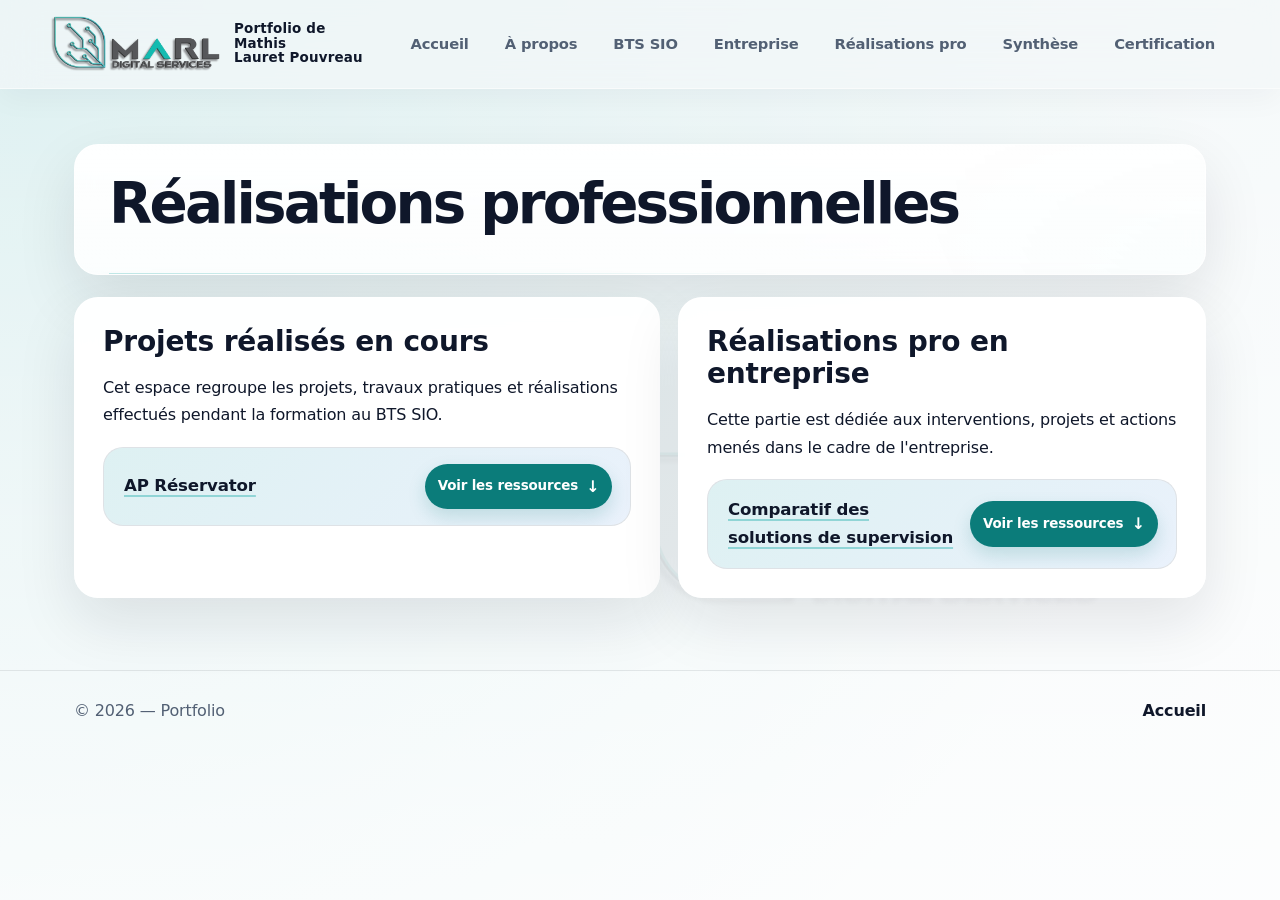
<file: realisations-professionnelles.html>
<!doctype html>
<html lang="fr">
<head>
    <meta charset="utf-8" />
    <meta name="viewport" content="width=device-width, initial-scale=1" />
    <title>Portfolio — Réalisations professionnelles</title>
    <link rel="stylesheet" href="styles.css" />
</head>
<body>
    <div class="bg-gradient" aria-hidden="true"></div>
    <div class="bg-overlay" aria-hidden="true"></div>
    <img class="bg-logo-float" src="./logo_MARL.png" alt="" aria-hidden="true" />
    <header class="header">
        <div class="container nav">
            <a class="brand brand-home" href="index.html">
                <img class="logo logo-home" src="assets/logo_MARL.png" alt="Logo MARL" />
                <span class="brand-home-title">
                    <span class="brand-home-line">Portfolio de Mathis</span>
                    <span class="brand-home-line">Lauret Pouvreau</span>
                </span>
            </a>

            <nav class="menu" aria-label="Navigation">
                <a href="index.html#accueil">Accueil</a>
                <a href="index.html#a-propos">À propos</a>
                <a href="index.html#bts-sio">BTS SIO</a>
                <a href="index.html#entreprise">Entreprise</a>
                <a href="index.html#realisations">Réalisations pro</a>
                <a href="index.html#synthese">Synthèse</a>
                <a href="index.html#certification">Certification</a>
            </nav>
        </div>
    </header>

    <main class="page">
        <div class="container">
            <section class="card page-header">
                <h1>Réalisations professionnelles</h1>
            </section>

            <section class="content">
                <div class="card block">
                    <h2>Projets réalisés en cours</h2>
                    <p>
                        Cet espace regroupe les projets, travaux pratiques et réalisations effectués pendant
                        la formation au BTS SIO.
                    </p>
                    <details class="realisation-item" name="realisations" id="projets-cours">
                        <summary>
                            <span class="realisation-name">AP Réservator</span>
                            <span class="realisation-cta">Voir les ressources <span class="realisation-arrow" aria-hidden="true">↓</span></span>
                        </summary>
                        <div class="realisation-resources">
                            <h3>Ressources associées</h3>
                            <a class="project-link" href="assets/DOCUMENTATION AUDIT DU RESEAU DORSAL.docx" target="_blank" rel="noopener noreferrer">- DOCUMENTATION AUDIT DU RESEAU DORSAL.docx</a>
                        </div>
                    </details>
                </div>

                <aside class="card block">
                    <h2>Réalisations pro en entreprise</h2>
                    <p>
                        Cette partie est dédiée aux interventions, projets et actions menés dans le cadre de
                        l'entreprise.
                    </p>
                    <details class="realisation-item" name="realisations" id="projets-entreprise">
                        <summary>
                            <span class="realisation-name">Comparatif des solutions de supervision</span>
                            <span class="realisation-cta">Voir les ressources <span class="realisation-arrow" aria-hidden="true">↓</span></span>
                        </summary>
                        <div class="realisation-resources">
                            <h3>Ressources associées</h3>
                            <a class="project-link" href="assets/Prometheus_shema_des flux_+_archi_physique.drawio.png" target="_blank" rel="noopener noreferrer">- Prometheus_shema_des flux_+_archi_physique.drawio.png</a>
                            <a class="project-link" href="assets/Présentation solution de Supervision.pdf" target="_blank" rel="noopener noreferrer">- Présentation solution de Supervision.pdf</a>
                        </div>
                    </details>
                </aside>
            </section>
        </div>
    </main>

    <footer class="footer">
        <div class="container row">
            <span>© <span id="year"></span> — Portfolio</span>
            <span>
                <a href="index.html">Accueil</a>
            </span>
        </div>
    </footer>

    <script src="app.js"></script>
</body>
</html>
</file>
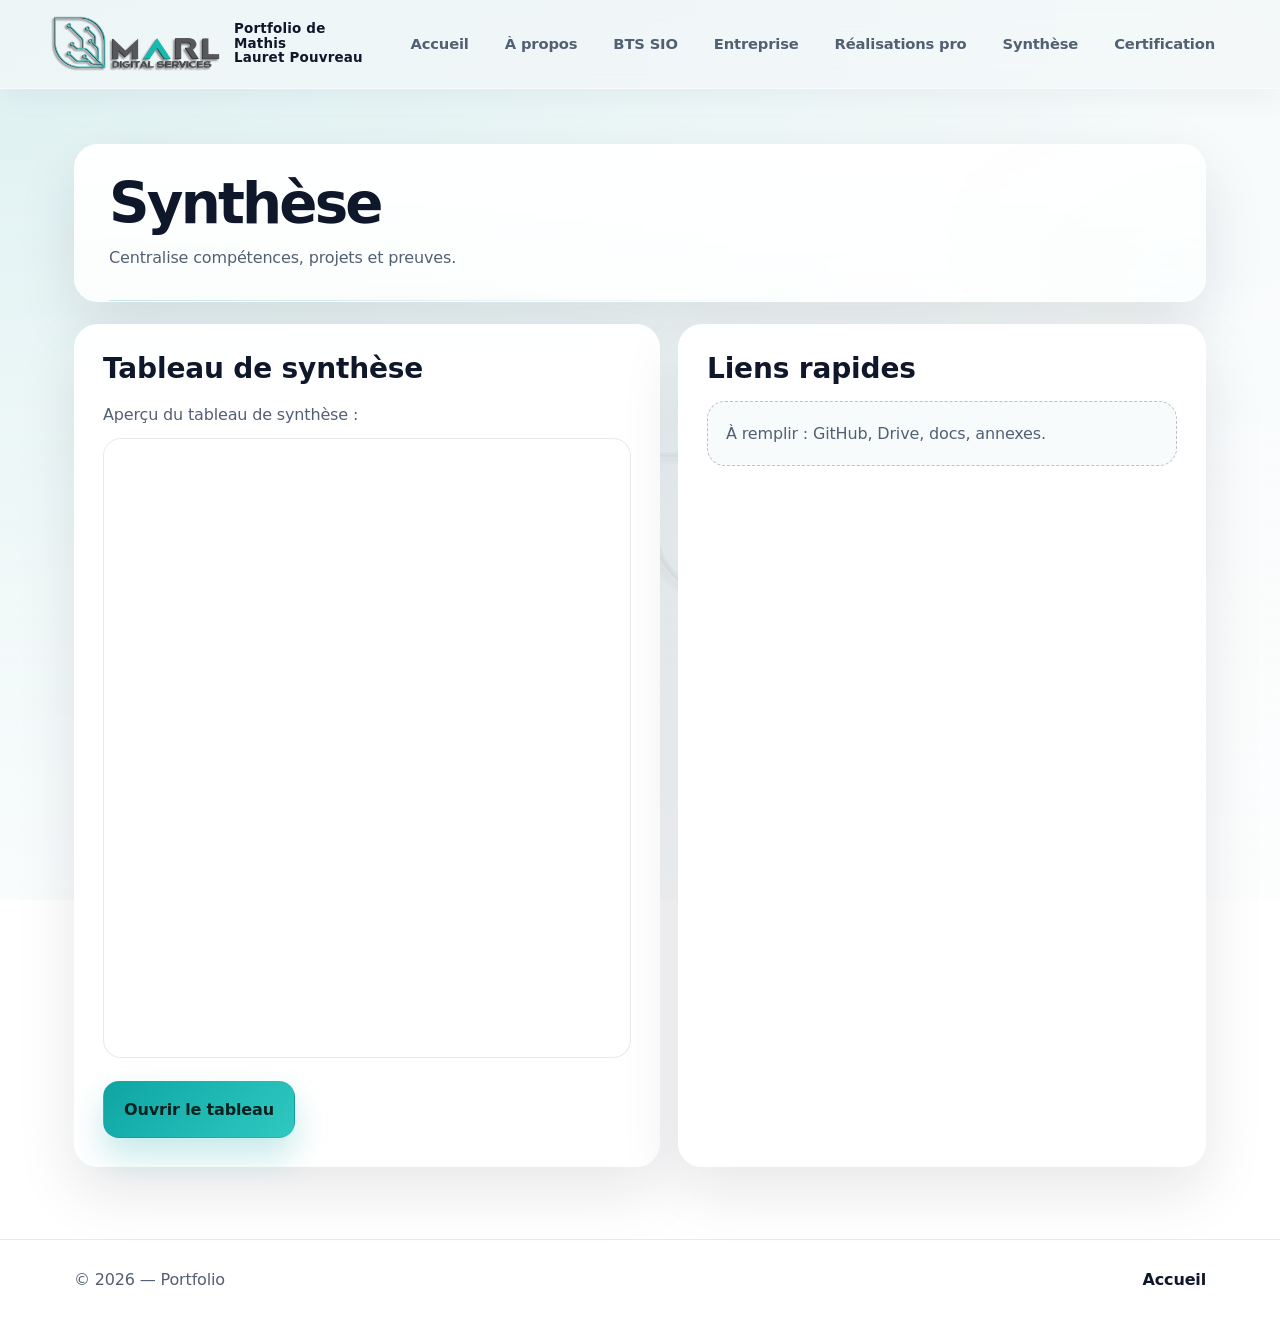
<file: synthese.html>
<!doctype html>
<html lang="fr">
<head>
    <meta charset="utf-8" />
    <meta name="viewport" content="width=device-width, initial-scale=1" />
    <title>Portfolio — Synthèse</title>
    <link rel="stylesheet" href="styles.css" />
</head>
<body>
    <div class="bg-gradient" aria-hidden="true"></div>
    <div class="bg-overlay" aria-hidden="true"></div>
    <img class="bg-logo-float" src="./logo_MARL.png" alt="" aria-hidden="true" />
    <header class="header">
        <div class="container nav">
            <a class="brand brand-home" href="index.html">
                <img class="logo logo-home" src="assets/logo_MARL.png" alt="Logo MARL" />
                <span class="brand-home-title">
                    <span class="brand-home-line">Portfolio de Mathis</span>
                    <span class="brand-home-line">Lauret Pouvreau</span>
                </span>
            </a>

            <nav class="menu" aria-label="Navigation">
                <a href="index.html#accueil">Accueil</a>
                <a href="index.html#a-propos">À propos</a>
                <a href="index.html#bts-sio">BTS SIO</a>
                <a href="index.html#entreprise">Entreprise</a>
                <a href="index.html#realisations">Réalisations pro</a>
                <a href="index.html#synthese">Synthèse</a>
                <a href="index.html#certification">Certification</a>
            </nav>
        </div>
    </header>

    <main class="page">
        <div class="container">
            <section class="card page-header">
                <h1>Synthèse</h1>
                <p>Centralise compétences, projets et preuves.</p>
            </section>

            <section class="content">
                <div class="card block">
                    <h2>Tableau de synthèse</h2>
                    <p class="cv-text">Aperçu du tableau de synthèse :</p>
                    <iframe
                        class="synthese-preview"
                        src="assets/tableau_synthese_e5.pdf#view=FitH"
                        title="Tableau de synthèse"
                    ></iframe>
                    <a class="btn primary" href="assets/tableau_synthese_e5.pdf" target="_blank" rel="noopener noreferrer">Ouvrir le tableau</a>
                </div>

                <aside class="card block">
                    <h2>Liens rapides</h2>
                    <div class="placeholder">
                        À remplir : GitHub, Drive, docs, annexes.
                    </div>
                </aside>
            </section>
        </div>
    </main>

    <footer class="footer">
        <div class="container row">
            <span>© <span id="year"></span> — Portfolio</span>
            <span>
                <a href="index.html">Accueil</a>
            </span>
        </div>
    </footer>

    <script src="app.js"></script>
</body>
</html>
</file>
<file: styles.css>
:root {
  --primary: #0ea5a3;
  --primary-dark: #0b7c7a;
  --primary-soft: rgba(14, 165, 163, .12);
  --bg: #f3f7f8;
  --bg-soft: #fbfdfe;
  --text: #0f172a;
  --muted: #526074;
  --card: rgba(255, 255, 255, .9);
  --card-strong: rgba(255, 255, 255, .96);
  --border: rgba(15, 23, 42, .09);
  --border-strong: rgba(15, 23, 42, .14);
  --shadow: 0 24px 60px rgba(15, 23, 42, .10);
  --shadow-soft: 0 16px 35px rgba(15, 23, 42, .08);
  --radius: 24px;
  --radius-sm: 18px;
  --max: 1180px;
  --header-offset: 112px;
}

* {
  box-sizing: border-box;
}

html, body {
  margin: 0;
  padding: 0;
}

html {
  scroll-behavior: smooth;
}

body {
  font-family: "Segoe UI", "SF Pro Text", ui-sans-serif, system-ui, -apple-system, Roboto, Arial, "Noto Sans";
  background: #ffffff;
  color: var(--text);
  line-height: 1.7;
  letter-spacing: -.01em;
}

a {
  color: inherit;
  text-decoration: none;
}

.container {
  max-width: var(--max);
  margin: 0 auto;
  padding: 0 24px;
}

/* Reveal animations */
.reveal {
  opacity: 0;
  transform: translate3d(0, 28px, 0);
  transition:
    opacity .72s cubic-bezier(.22, 1, .36, 1),
    transform .72s cubic-bezier(.22, 1, .36, 1);
  will-change: opacity, transform;
}

.reveal-left {
  transform: translate3d(-28px, 0, 0);
}

.reveal-right {
  transform: translate3d(28px, 0, 0);
}

.reveal-soft {
  transform: translate3d(0, 18px, 0);
}

.reveal.is-visible {
  opacity: 1;
  transform: translate3d(0, 0, 0);
}

.reveal-stagger {
  transition-delay: var(--reveal-delay, 0ms);
}

/* Header / Nav */
.header {
  position: fixed;
  top: 0;
  left: 0;
  width: 100%;
  z-index: 50;
  background: rgba(243, 247, 248, .72);
  backdrop-filter: blur(18px);
  -webkit-backdrop-filter: blur(18px);
  border-bottom: 1px solid rgba(255, 255, 255, .55);
  box-shadow: 0 10px 30px rgba(15, 23, 42, .04);
}

.nav {
  display: flex;
  align-items: center;
  justify-content: space-between;
  gap: 18px;
  min-height: 88px;
  padding: 12px 0;
  flex-wrap: nowrap;
}

body {
  padding-top: var(--header-offset);
}

.brand {
  display: flex;
  align-items: center;
  gap: 14px;
  font-weight: 900;
  letter-spacing: .2px;
}

.logo {
  width: 44px;
  height: 44px;
  display: block;
  object-fit: contain;
  flex: 0 0 auto;
}

/* Home page */
.home {
  background: #ffffff;
}

.bg-gradient {
  position: fixed;
  inset: 0;
  z-index: 0;
  pointer-events: none;
  background:
    radial-gradient(circle at top left, rgba(14, 165, 163, .35), transparent 28%),
    radial-gradient(circle at top right, rgba(59, 130, 246, .20), transparent 26%),
    linear-gradient(135deg, #d7e7ea, #eef6f8 42%, #ecf3f6 100%);
  background-size: 280% 280%;
  animation: bgGradientMove 10s ease infinite;
}

.bg-overlay {
  position: fixed;
  inset: 0;
  z-index: 1;
  pointer-events: none;
  background:
    linear-gradient(180deg, rgba(255, 255, 255, .34), rgba(255, 255, 255, .72)),
    rgba(255, 255, 255, .52);
}

.bg-logo-float {
  position: fixed;
  left: 50%;
  top: 50%;
  width: min(38vw, 520px);
  z-index: 2;
  opacity: .08;
  pointer-events: none;
  user-select: none;
  animation: bgLogoFloat 10s ease-in-out infinite alternate;
}

main,
.footer {
  position: relative;
  z-index: 3;
}

.brand-home {
  gap: 12px;
  align-items: center;
  flex: 0 1 auto;
  min-width: 0;
}

.logo-home {
  width: 172px;
  height: 56px;
  object-position: left center;
}

.brand-home-title {
  display: grid;
  max-width: 300px;
  font-size: clamp(.84rem, 1vw, 1rem);
  font-weight: 900;
  line-height: 1.15;
  letter-spacing: .2px;
}

.brand-home-line {
  display: block;
}

.home-main {
  padding-bottom: 72px;
}

.home-hero {
  padding: 42px 0 26px;
}

.home-hero-grid {
  display: grid;
  grid-template-columns: 1.25fr .75fr;
  gap: 20px;
  align-items: stretch;
}

.home-hero-main {
  position: relative;
  padding: 46px;
  overflow: hidden;
  border: 1px solid rgba(255, 255, 255, .7);
  border-radius: 32px;
  background:
    linear-gradient(145deg, rgba(255, 255, 255, .96), rgba(255, 255, 255, .78)),
    radial-gradient(circle at top right, rgba(14, 165, 163, .14), transparent 28%);
  box-shadow: 0 36px 70px rgba(15, 23, 42, .12);
}

.home-hero-main::before {
  content: "";
  position: absolute;
  inset: auto -80px -120px auto;
  width: 260px;
  height: 260px;
  border-radius: 50%;
  background: radial-gradient(circle, rgba(14, 165, 163, .14), transparent 70%);
  pointer-events: none;
}

.home-kicker {
  display: inline-flex;
  margin: 0;
  padding: 9px 14px;
  border-radius: 999px;
  border: 1px solid rgba(14, 165, 163, .22);
  background: rgba(14, 165, 163, .10);
  font-weight: 850;
  font-size: .84rem;
  letter-spacing: .04em;
  text-transform: uppercase;
}

.home-subtitle {
  margin: 0;
  color: var(--muted);
  font-size: 1.08rem;
  max-width: 54ch;
}

.home-side {
  padding: 28px;
  display: flex;
  flex-direction: column;
  gap: 16px;
  background: linear-gradient(180deg, rgba(255, 255, 255, .92), rgba(255, 255, 255, .82));
  border: 1px solid rgba(255, 255, 255, .72);
}

.home-side h2 {
  margin: 0;
  font-size: 1.18rem;
}

.home-side ul {
  margin: 0;
  padding-left: 18px;
  display: grid;
  gap: 8px;
}

.home-links {
  padding: 18px 0 36px;
}

.scroll-section {
  scroll-margin-top: calc(var(--header-offset) + 6px);
}

.page.scroll-section {
  padding-top: 54px;
}

.scroll-section + .scroll-section {
  margin-top: 44px;
}

.home-cards {
  display: grid;
  grid-template-columns: repeat(4, minmax(0, 1fr));
  gap: 18px;
}

.home-card {
  padding: 24px;
  min-height: 220px;
  transition: transform .22s ease, box-shadow .22s ease, border-color .22s ease, background .22s ease;
}

.home-card:hover {
  transform: translateY(-6px);
  border-color: rgba(14, 165, 163, .28);
  background: linear-gradient(180deg, rgba(255, 255, 255, .98), rgba(255, 255, 255, .92));
  box-shadow: 0 24px 44px rgba(15, 23, 42, .12);
}

.home-card h3 {
  margin: 0 0 10px;
  font-size: 1.14rem;
}

.home-card p {
  margin: 0;
  color: var(--muted);
}

@media (max-width: 980px) {
  .home-hero-grid {
    grid-template-columns: 1fr;
  }

  .home-cards {
    grid-template-columns: repeat(2, minmax(0, 1fr));
  }
}

@media (max-width: 620px) {
  .container {
    padding: 0 16px;
  }

  .logo-home {
    width: 142px;
    height: 46px;
  }

  .brand-home-title {
    font-size: .82rem;
    max-width: 100%;
  }

  .home-hero-main {
    padding: 28px;
  }

  .home-cards {
    grid-template-columns: 1fr;
  }
}

@keyframes bgGradientMove {
  0% { background-position: 0% 50%; }
  50% { background-position: 100% 50%; }
  100% { background-position: 0% 50%; }
}

@keyframes bgLogoFloat {
  0% { transform: translate(-50%, -50%) translate(34vw, -26vh) scale(.9) rotate(-7deg); }
  25% { transform: translate(-50%, -50%) translate(-12vw, -30vh) scale(1) rotate(-2deg); }
  50% { transform: translate(-50%, -50%) translate(-36vw, 6vh) scale(1.06) rotate(3deg); }
  75% { transform: translate(-50%, -50%) translate(6vw, 28vh) scale(.97) rotate(6deg); }
  100% { transform: translate(-50%, -50%) translate(36vw, 10vh) scale(.92) rotate(-4deg); }
}

@media (prefers-reduced-motion: reduce) {
  .bg-gradient,
  .bg-logo-float {
    animation: none;
  }

  html {
    scroll-behavior: auto;
  }

  .reveal,
  .reveal-left,
  .reveal-right,
  .reveal-soft {
    opacity: 1;
    transform: none;
    transition: none;
  }
}

.brand span {
  display: block;
  line-height: 1.1;
}

.brand small {
  display: block;
  font-weight: 650;
  color: var(--muted);
}

.menu {
  display: flex;
  gap: 6px;
  flex-wrap: nowrap;
  justify-content: flex-end;
  flex: 0 1 auto;
  row-gap: 0;
}

.menu a {
  font-weight: 750;
  padding: 10px 14px;
  font-size: clamp(.92rem, .82vw, 1rem);
  border-radius: 999px;
  color: var(--muted);
  border: 1px solid transparent;
  transition: color .18s ease, background .18s ease, border-color .18s ease, transform .18s ease;
  white-space: nowrap;
}

.menu a:hover {
  color: var(--text);
  border-color: rgba(15, 23, 42, .08);
  background: rgba(255, 255, 255, .7);
  transform: translateY(-1px);
}

.menu a.active {
  color: var(--text);
  background: rgba(14, 165, 163, .12);
  border-color: rgba(14, 165, 163, .30);
  box-shadow: inset 0 0 0 1px rgba(255, 255, 255, .35);
}

@media (max-width: 980px) {
  .menu {
    flex-wrap: wrap;
    justify-content: flex-end;
  }
}

/* Cards / sections */
.card {
  background: var(--card);
  border: 1px solid rgba(255, 255, 255, .72);
  border-radius: var(--radius);
  box-shadow: var(--shadow);
  backdrop-filter: blur(12px);
}

.hero {
  padding: 34px 0 18px;
}

.hero-grid {
  display: grid;
  grid-template-columns: 1.2fr .8fr;
  gap: 14px;
  align-items: stretch;
}

@media (max-width: 980px) {
  .hero-grid {
    grid-template-columns: 1fr;
  }
}

.hero-main {
  padding: 26px;
}

.kicker {
  display: inline-flex;
  align-items: center;
  gap: 10px;
  padding: 8px 12px;
  border-radius: 999px;
  background: rgba(21, 187, 176, .12);
  border: 1px solid rgba(21, 187, 176, .30);
  font-weight: 800;
}

.dot {
  width: 10px;
  height: 10px;
  border-radius: 999px;
  background: var(--primary);
  box-shadow: 0 0 0 6px rgba(21, 187, 176, .18);
}

h1 {
  margin: 16px 0 10px;
  font-size: clamp(2.5rem, 5vw, 4.35rem);
  line-height: 1.04;
  letter-spacing: -0.05em;
}

.subtitle {
  margin: 0;
  color: var(--muted);
  font-size: 1.05rem;
  max-width: 62ch;
}

.actions {
  display: flex;
  flex-wrap: wrap;
  gap: 14px;
  margin-top: 28px;
}

.btn {
  display: inline-flex;
  align-items: center;
  justify-content: center;
  gap: 10px;
  padding: 14px 20px;
  border-radius: 16px;
  border: 1px solid rgba(15, 23, 42, .08);
  background: rgba(255, 255, 255, .88);
  font-weight: 900;
  letter-spacing: -.01em;
  transition: transform .18s ease, box-shadow .18s ease, border-color .18s ease, background .18s ease;
  box-shadow: 0 10px 24px rgba(15, 23, 42, .06);
}

.btn:hover {
  transform: translateY(-2px);
  box-shadow: 0 16px 30px rgba(15, 23, 42, .09);
}

.btn.primary {
  background: linear-gradient(135deg, var(--primary), #2fc9c1);
  border-color: rgba(0, 0, 0, .05);
  color: #06211f;
  box-shadow: 0 18px 34px rgba(14, 165, 163, .24);
}

.btn.ghost {
  background: rgba(255, 255, 255, .72);
}

.hero-side {
  padding: 18px;
  display: flex;
  flex-direction: column;
  gap: 12px;
}

.info {
  padding: 14px;
  border-radius: 14px;
  border: 1px solid var(--border);
  background: rgba(225, 227, 229, .35);
}

.info b {
  display: block;
}

.info small {
  color: var(--muted);
}

.section {
  padding: 12px 0 44px;
}

.section h2 {
  margin: 0 0 12px;
  font-size: 1.35rem;
  letter-spacing: -.2px;
}

.grid {
  display: grid;
  grid-template-columns: repeat(3, 1fr);
  gap: 14px;
}

@media (max-width: 980px) {
  .grid {
    grid-template-columns: 1fr;
  }
}

.tile {
  padding: 18px;
}

.tile h3 {
  margin: 0 0 6px;
  font-size: 1.05rem;
}

.tile p {
  margin: 0;
  color: var(--muted);
}

.badge {
  display: inline-flex;
  padding: 6px 10px;
  border-radius: 999px;
  font-weight: 900;
  border: 1px solid rgba(21, 187, 176, .30);
  background: rgba(21, 187, 176, .12);
  margin-bottom: 10px;
}

/* Pages */
.page {
  padding: 32px 0 72px;
}

.page-header {
  position: relative;
  padding: 30px 34px;
  overflow: hidden;
  background:
    linear-gradient(180deg, rgba(255, 255, 255, .96), rgba(255, 255, 255, .84)),
    radial-gradient(circle at top right, rgba(14, 165, 163, .12), transparent 28%);
}

.page-header h1 {
  margin: 0 0 10px;
  font-size: clamp(2.2rem, 4.4vw, 3.65rem);
}

.page-header p {
  margin: 0;
  color: var(--muted);
  max-width: 72ch;
}

.page-header::after {
  content: "";
  position: absolute;
  left: 34px;
  right: 34px;
  bottom: 0;
  height: 1px;
  background: linear-gradient(90deg, rgba(14, 165, 163, .25), transparent 65%);
}

.bts-header {
  position: relative;
  overflow: hidden;
  min-height: 138px;
  display: flex;
  align-items: center;
}

.bts-logo {
  width: 170px;
  height: 170px;
  position: absolute;
  right: 12px;
  top: 50%;
  transform: translateY(-50%);
  opacity: .5;
  object-fit: contain;
  pointer-events: none;
}

.bts-header h1 {
  margin: 0;
  text-align: left;
}

.entreprise-header {
  display: flex;
  align-items: center;
  justify-content: space-between;
  gap: 18px;
}

.entreprise-header h1 {
  margin: 0;
}

.entreprise-logo {
  width: min(280px, 42%);
  height: auto;
  display: block;
  object-fit: contain;
}

.content {
  margin-top: 22px;
  display: grid;
  grid-template-columns: 1fr .9fr;
  gap: 18px;
}

@media (max-width: 980px) {
  .content {
    grid-template-columns: 1fr;
  }

  .bts-logo {
    width: 130px;
    height: 130px;
    right: 10px;
    top: 50%;
    transform: translateY(-50%);
  }

  .entreprise-header {
    flex-direction: column;
    align-items: flex-start;
  }

  .entreprise-logo {
    width: min(280px, 100%);
  }
}

.block {
  padding: 28px;
  background: var(--card-strong);
}

.block h2 {
  margin: 0 0 16px;
  font-size: 1.75rem;
  line-height: 1.15;
}

.block h3 {
  margin: 18px 0 10px;
  font-size: 1.08rem;
}

.block ul {
  margin: 0;
  padding-left: 20px;
}

.block li + li {
  margin-top: 6px;
}

.placeholder {
  border: 1px dashed rgba(15, 23, 42, .25);
  border-radius: 18px;
  padding: 18px;
  color: var(--muted);
  background: rgba(248, 251, 252, .9);
}

.info-placeholder {
  border: 0;
}

.mission-list {
  display: grid;
  gap: 12px;
}

.mission-item {
  position: relative;
  padding: 17px 18px 17px 46px;
  border: 1px solid rgba(15, 23, 42, .08);
  border-radius: 18px;
  background: linear-gradient(135deg, rgba(14, 165, 163, .08), rgba(255, 255, 255, .9));
  box-shadow: 0 10px 24px rgba(15, 23, 42, .05);
  transition: transform .18s ease, border-color .18s ease, box-shadow .18s ease;
}

.mission-item::before {
  content: "";
  position: absolute;
  top: 21px;
  left: 20px;
  width: 10px;
  height: 10px;
  border-radius: 50%;
  background: var(--primary);
  box-shadow: 0 0 0 5px rgba(14, 165, 163, .12);
}

.mission-item:hover {
  transform: translateY(-2px);
  border-color: rgba(14, 165, 163, .25);
  box-shadow: 0 14px 28px rgba(15, 23, 42, .08);
}

.mission-item h3 {
  margin: 0 0 7px;
  font-size: 1rem;
  line-height: 1.25;
}

.mission-item p {
  margin: 0;
  color: var(--muted);
  font-size: .94rem;
  line-height: 1.55;
}

.project-list {
  margin-top: 16px;
  display: grid;
  gap: 14px;
}

.project-card {
  display: block;
  padding: 22px;
  border-radius: 20px;
  border: 1px solid rgba(15, 23, 42, .08);
  background: rgba(255, 255, 255, .88);
  box-shadow: var(--shadow-soft);
  transition: transform .18s ease, box-shadow .18s ease, border-color .18s ease;
}

.project-card:hover {
  transform: translateY(-4px);
  border-color: rgba(14, 165, 163, .25);
  box-shadow: 0 22px 40px rgba(15, 23, 42, .10);
}

.project-card h3 {
  margin: 0 0 8px;
}

.project-card p {
  margin: 0;
  color: var(--muted);
}

.project-resources {
  margin-top: 14px;
  scroll-margin-top: 100px;
}

.project-link {
  display: inline-block;
  margin-top: 12px;
  font-weight: 800;
  color: var(--text);
  text-decoration: underline;
  text-decoration-color: rgba(14, 165, 163, .22);
  text-decoration-thickness: 2px;
  text-underline-offset: 4px;
}

.project-link:hover {
  color: var(--primary-dark);
  text-decoration-color: rgba(14, 165, 163, .48);
}

.realisation-item {
  margin-top: 18px;
  border: 1px solid rgba(15, 23, 42, .10);
  border-radius: 20px;
  background: rgba(247, 250, 252, .94);
  overflow: hidden;
  transition: border-color .2s ease, box-shadow .2s ease, background .2s ease;
}

.realisation-item:hover,
.realisation-item[open] {
  border-color: rgba(14, 165, 163, .28);
  background: rgba(255, 255, 255, .98);
  box-shadow: 0 16px 34px rgba(15, 23, 42, .08);
}

.realisation-item summary {
  padding: 16px 18px 16px 20px;
  cursor: pointer;
  list-style: none;
  display: flex;
  align-items: center;
  justify-content: space-between;
  gap: 16px;
  background: linear-gradient(135deg, rgba(14, 165, 163, .11), rgba(59, 130, 246, .07));
  color: var(--text);
  transition: background .2s ease, color .2s ease;
}

.realisation-item summary::-webkit-details-marker {
  display: none;
}

.realisation-item summary:hover {
  background: linear-gradient(135deg, rgba(14, 165, 163, .18), rgba(59, 130, 246, .11));
}

.realisation-name {
  font-size: 1.04rem;
  font-weight: 850;
  text-decoration: underline;
  text-decoration-color: rgba(14, 165, 163, .38);
  text-decoration-thickness: 2px;
  text-underline-offset: 4px;
}

.realisation-cta {
  flex: 0 0 auto;
  display: inline-flex;
  align-items: center;
  gap: 8px;
  padding: 9px 13px;
  border-radius: 999px;
  background: var(--primary-dark);
  color: #fff;
  font-size: .84rem;
  font-weight: 800;
  box-shadow: 0 8px 18px rgba(11, 124, 122, .18);
}

.realisation-arrow {
  display: inline-block;
  font-size: 1rem;
  transition: transform .2s ease;
}

.realisation-item[open] .realisation-arrow {
  transform: rotate(180deg);
}

.realisation-resources {
  padding: 4px 20px 22px;
  border-top: 1px solid rgba(15, 23, 42, .08);
  animation: resourcesOpen .22s ease both;
}

.realisation-resources h3 {
  margin: 18px 0 4px;
}

.realisation-resources .project-link {
  display: block;
  overflow-wrap: anywhere;
}

@keyframes resourcesOpen {
  from { opacity: 0; transform: translateY(-6px); }
  to { opacity: 1; transform: translateY(0); }
}

@media (prefers-reduced-motion: reduce) {
  .realisation-resources {
    animation: none;
  }
}

@media (max-width: 620px) {
  .realisation-item summary {
    align-items: flex-start;
    flex-direction: column;
  }

  .realisation-cta {
    align-self: flex-start;
  }
}

.resources-grid {
  display: grid;
  grid-template-columns: repeat(2, minmax(0, 1fr));
  gap: 18px;
}

.resources-column {
  padding: 18px;
  border-radius: 20px;
  background: rgba(247, 250, 252, .92);
  border: 1px solid rgba(15, 23, 42, .08);
}

.resources-column h3 {
  margin-top: 0;
}

.resources-column .project-link {
  display: block;
}

.resource-image {
  width: 100%;
  display: block;
  border: 1px solid var(--border);
  border-radius: 18px;
  margin-bottom: 14px;
  background: #fff;
}

.resource-preview {
  width: 100%;
  min-height: 620px;
  border: 1px solid var(--border);
  border-radius: 18px;
  margin-bottom: 14px;
  background: #fff;
}

.linkedin-link {
  margin-top: 12px;
  display: inline-flex;
  align-items: center;
  justify-content: center;
  padding: 8px;
  border-radius: 12px;
  border: 1px solid var(--border);
  background: rgba(255, 255, 255, .85);
  transition: transform .18s ease, box-shadow .18s ease;
  overflow: hidden;
  line-height: 0;
}

.linkedin-link:hover {
  transform: translateY(-1px);
  box-shadow: 0 10px 24px rgba(2, 6, 23, .12);
}

.linkedin-logo {
  width: 56px;
  height: 56px;
  display: block;
  object-fit: cover;
  /* Coupe les marges transparentes du PNG */
  clip-path: inset(8% round 8px);
  border-radius: 8px;
}

.cv-section {
  margin-top: 14px;
}

.cv-text {
  margin: 0 0 10px;
  color: var(--muted);
}

.cv-preview {
  width: 100%;
  min-height: 620px;
  border: 1px solid var(--border);
  border-radius: 18px;
  margin-bottom: 14px;
  background: #fff;
}

.synthese-preview {
  width: 100%;
  min-height: 620px;
  border: 1px solid var(--border);
  border-radius: 18px;
  margin-bottom: 14px;
  background: #fff;
}

.synthese-table-block {
  display: grid;
  gap: 18px;
}

.synthese-table-intro {
  display: grid;
  gap: 6px;
}

.e5-wrapper {
  overflow-x: auto;
  padding: 10px;
  border: 1px solid rgba(255, 255, 255, .72);
  border-radius: 22px;
  background: linear-gradient(180deg, rgba(255, 255, 255, .96), rgba(255, 255, 255, .88));
  box-shadow: inset 0 1px 0 rgba(255, 255, 255, .8);
}

.e5-table {
  width: max-content;
  min-width: 100%;
  border-collapse: collapse;
  background: rgba(255, 255, 255, .96);
  color: var(--text);
  font-size: .9rem;
}

.e5-table th,
.e5-table td {
  border: 1px solid rgba(15, 23, 42, .12);
  padding: 8px 10px;
  vertical-align: middle;
}

.e5-table thead th {
  font-weight: 800;
}

.e5-meta-row th {
  background: linear-gradient(135deg, rgba(14, 165, 163, .12), rgba(59, 130, 246, .08));
}

.e5-meta-cell {
  min-width: 420px;
  text-align: left;
}

.e5-meta-spacer {
  background: rgba(255, 255, 255, .72);
}

.e5-meta-stack {
  display: grid;
  gap: 8px;
}

.e5-meta-title {
  font-size: 1rem;
  font-weight: 900;
  letter-spacing: .02em;
}

.e5-meta-subtitle {
  font-size: .95rem;
  color: var(--muted);
}

.e5-meta-line {
  font-size: .88rem;
}

.left-header {
  min-width: 320px;
  text-align: left;
  background: rgba(14, 165, 163, .08);
}

.period-header {
  min-width: 132px;
  background: rgba(14, 165, 163, .08);
}

.group-header {
  min-width: 120px;
  background: rgba(15, 23, 42, .06);
  text-align: center;
}

.rotate {
  width: 72px;
  min-width: 72px;
  height: 240px;
  padding: 0;
  background: rgba(251, 253, 254, .98);
  vertical-align: bottom;
}

.rotate::before {
  content: "";
  display: block;
  height: 16px;
}

.rotate {
  writing-mode: vertical-rl;
  transform: rotate(180deg);
  text-align: left;
  line-height: 1.15;
  font-size: .78rem;
  letter-spacing: .01em;
}

.section-row td {
  padding: 12px 14px;
  background: linear-gradient(90deg, rgba(14, 165, 163, .14), rgba(14, 165, 163, .04));
  font-weight: 900;
  text-transform: uppercase;
  letter-spacing: .03em;
}

.section-row.secondary td {
  background: linear-gradient(90deg, rgba(15, 23, 42, .08), rgba(15, 23, 42, .03));
}

.blank-row td:first-child {
  min-width: 320px;
  font-weight: 700;
}

.blank-row td:nth-child(2) {
  min-width: 132px;
}

.blank-row:nth-child(even) td {
  background: rgba(251, 253, 254, .9);
}

.e5-check {
  background: #0f5c4d;
  color: #eafff8;
  text-align: center;
  font-weight: 900;
}

.synthese-download {
  justify-self: start;
}

@media (max-width: 980px) {
  .cv-preview {
    min-height: 460px;
  }

  .synthese-preview {
    min-height: 460px;
  }

  .resource-preview {
    min-height: 460px;
  }

  .resources-grid {
    grid-template-columns: 1fr;
  }

  .e5-wrapper {
    padding: 8px;
    border-radius: 18px;
  }

  .e5-table {
    font-size: .82rem;
  }

  .left-header,
  .blank-row td:first-child {
    min-width: 240px;
  }
}

/* Footer */
.footer {
  padding: 26px 0 34px;
  color: var(--muted);
  border-top: 1px solid var(--border);
}

.footer .row {
  display: flex;
  justify-content: space-between;
  gap: 10px;
  flex-wrap: wrap;
}

.footer a {
  color: var(--text);
  font-weight: 800;
}

/* Focus */
:focus-visible {
  outline: 3px solid rgba(21, 187, 176, .55);
  outline-offset: 2px;
  border-radius: 10px;
}
</file>
